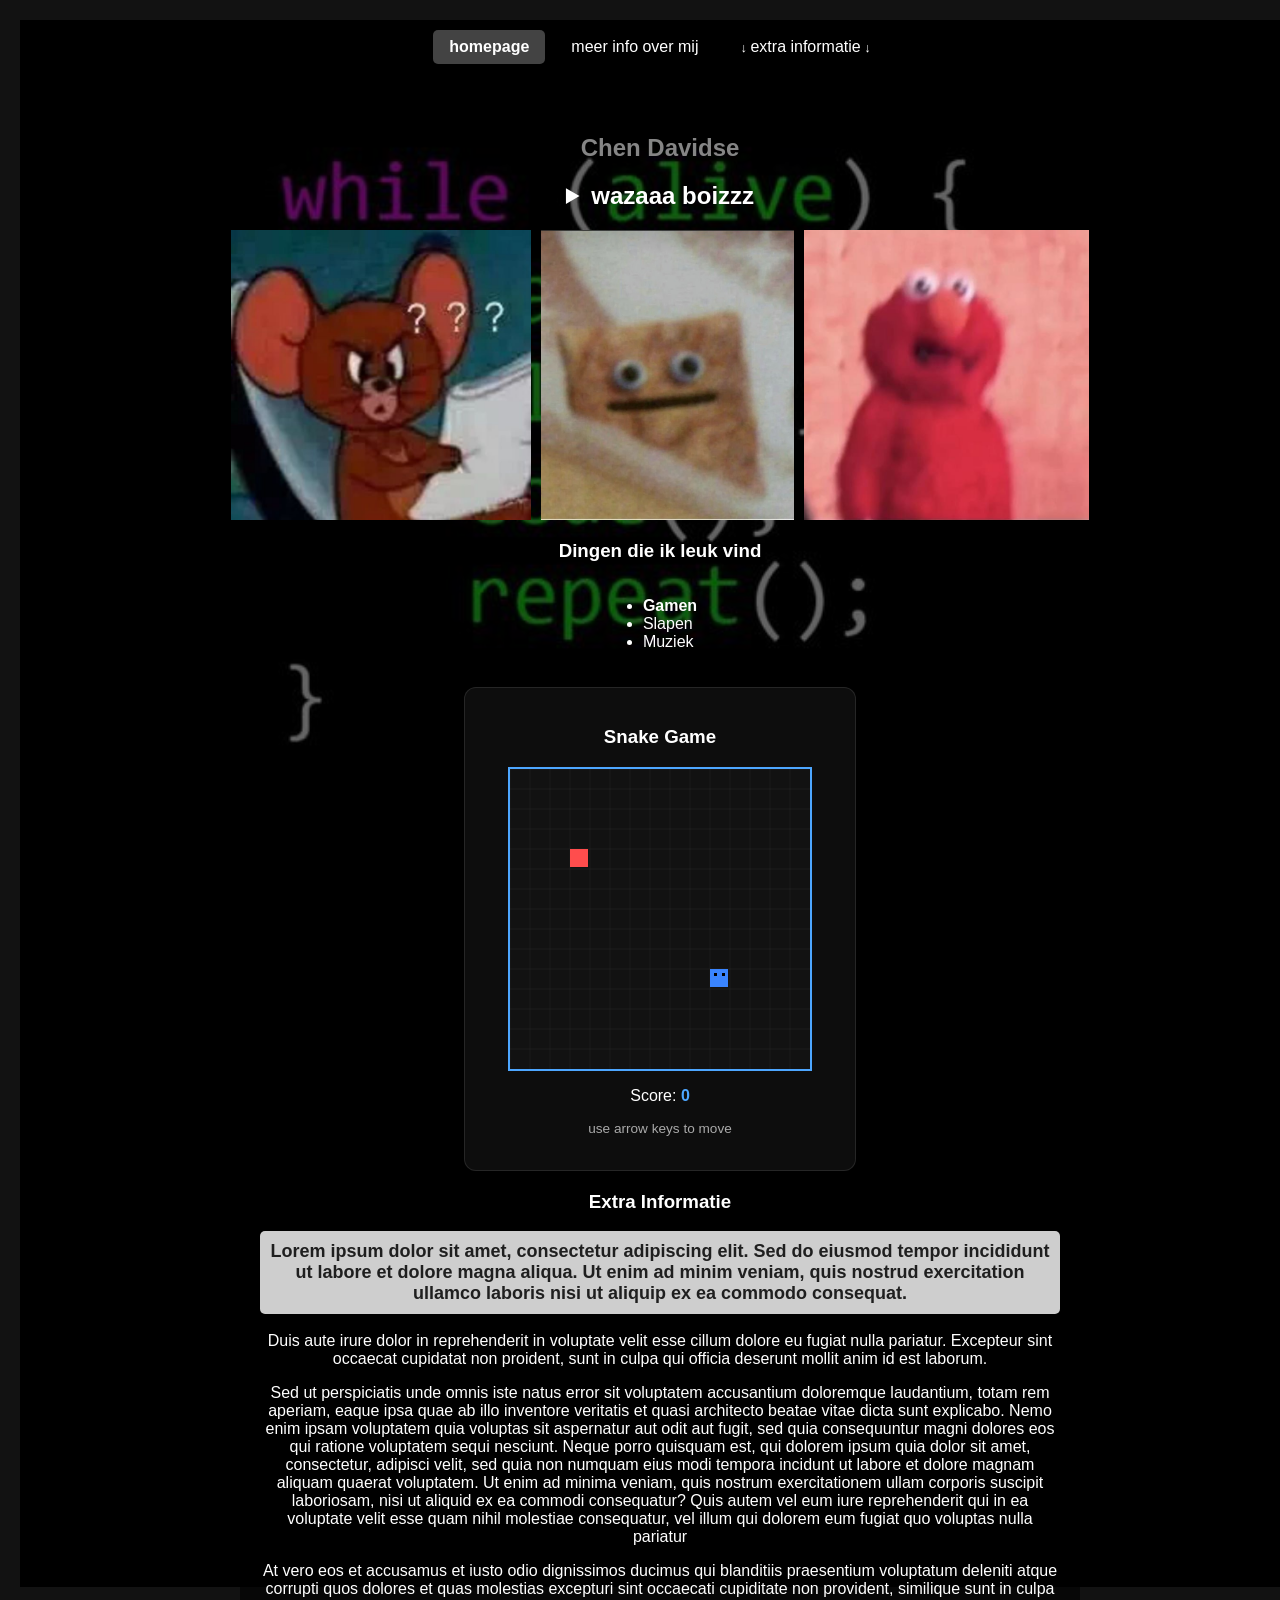
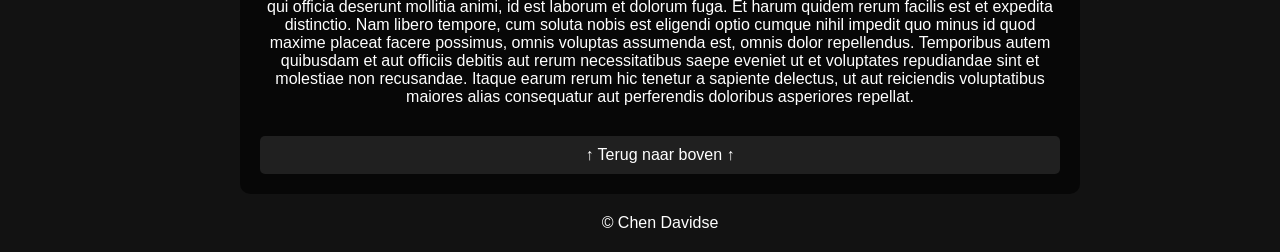
<file: personal website/index.html>
<!doctype html>
<html lang="nl">
    <head>
        <meta charset="UTF-8" />
        <title>homepage</title>
        <link rel="stylesheet" href="style.css" />
        <script src="script.js" defer></script>
    </head>
    <body class="slide-left">
        <!-- Header element bovenaan de pagina -->
        <header>
            <!-- Nav element met navigatielinks -->
            <nav>
                <ul>
                    <li><a class="active" href="index.html">homepage</a></li>
                    <li><a href="over-mij.html">meer info over mij</a></li>
                    <!-- Link direct naar de Lorem Ipsum sectie -->
                    <li><a class="scroll-link" href="#lorem-tekst">extra informatie</a></li>
                </ul>
            </nav>
        </header>

        <!-- Main element om de hoofdinhoud heen -->
        <main>
            <!-- Section element binnen main met id-attribuut -->
            <section id="profiel">
                <h1>Chen Davidse</h1>
                <details>
                    <summary style="font-size: 24px; font-weight: bold">wazaaa boizzz</summary>
                    <p><span style="color: #adadad">hoe wist je dit te vinden?</span></p>
                </details>
                <!-- Afbeeldingen in een flexbox-container -->
                <div class="image-container" style="display: flex; gap: 10px">
                    <img src="images/jerryconfused.jpeg" width="320" height="290" alt="Confused Jerry" />
                    <img src="images/shockedcracker.jpeg" width="290" height="290" alt="Shocked Cracker" />
                    <img src="images/elmoshocked.jpeg" width="320" height="290" alt="Shocked Elmo" />
                </div>

                <h3>Dingen die ik leuk vind</h3>
                <ul>
                    <li><strong>Gamen</strong></li>
                    <li>Slapen</li>
                    <li>Muziek</li>
                </ul>
                <div class="game-container">
                    <h3>Snake Game</h3>
                    <canvas id="snakeCanvas" width="300" height="300"></canvas>
                    <p>Score: <span id="snake-score">0</span></p>
                    <p style="font-size: 0.85rem; color: #aaa">use arrow keys to move</p>
                </div>
                <!-- Hier start de Lorem Ipsum-sectie met het id "lorem-tekst" -->
                <div id="lorem-tekst">
                    <h3>Extra Informatie</h3>
                    <p class="intro">
                        Lorem ipsum dolor sit amet, consectetur adipiscing elit. Sed do eiusmod tempor incididunt ut
                        labore et dolore magna aliqua. Ut enim ad minim veniam, quis nostrud exercitation ullamco
                        laboris nisi ut aliquip ex ea commodo consequat.
                    </p>
                    <p>
                        Duis aute irure dolor in reprehenderit in voluptate velit esse cillum dolore eu fugiat nulla
                        pariatur. Excepteur sint occaecat cupidatat non proident, sunt in culpa qui officia deserunt
                        mollit anim id est laborum.
                    </p>
                    <p>
                        Sed ut perspiciatis unde omnis iste natus error sit voluptatem accusantium doloremque
                        laudantium, totam rem aperiam, eaque ipsa quae ab illo inventore veritatis et quasi architecto
                        beatae vitae dicta sunt explicabo. Nemo enim ipsam voluptatem quia voluptas sit aspernatur aut
                        odit aut fugit, sed quia consequuntur magni dolores eos qui ratione voluptatem sequi nesciunt.
                        Neque porro quisquam est, qui dolorem ipsum quia dolor sit amet, consectetur, adipisci velit,
                        sed quia non numquam eius modi tempora incidunt ut labore et dolore magnam aliquam quaerat
                        voluptatem. Ut enim ad minima veniam, quis nostrum exercitationem ullam corporis suscipit
                        laboriosam, nisi ut aliquid ex ea commodi consequatur? Quis autem vel eum iure reprehenderit qui
                        in ea voluptate velit esse quam nihil molestiae consequatur, vel illum qui dolorem eum fugiat
                        quo voluptas nulla pariatur
                    </p>
                    <p>
                        At vero eos et accusamus et iusto odio dignissimos ducimus qui blanditiis praesentium voluptatum
                        deleniti atque corrupti quos dolores et quas molestias excepturi sint occaecati cupiditate non
                        provident, similique sunt in culpa qui officia deserunt mollitia animi, id est laborum et
                        dolorum fuga. Et harum quidem rerum facilis est et expedita distinctio. Nam libero tempore, cum
                        soluta nobis est eligendi optio cumque nihil impedit quo minus id quod maxime placeat facere
                        possimus, omnis voluptas assumenda est, omnis dolor repellendus. Temporibus autem quibusdam et
                        aut officiis debitis aut rerum necessitatibus saepe eveniet ut et voluptates repudiandae sint et
                        molestiae non recusandae. Itaque earum rerum hic tenetur a sapiente delectus, ut aut reiciendis
                        voluptatibus maiores alias consequatur aut perferendis doloribus asperiores repellat.
                    </p>
                </div>
            </section>
            <a href="#top" class="back-to-top">↑ Terug naar boven ↑</a>
        </main>

        <!-- Footer element onderaan de pagina -->
        <footer>
            <p>&copy; Chen Davidse</p>
        </footer>
    </body>
</html>
</file>
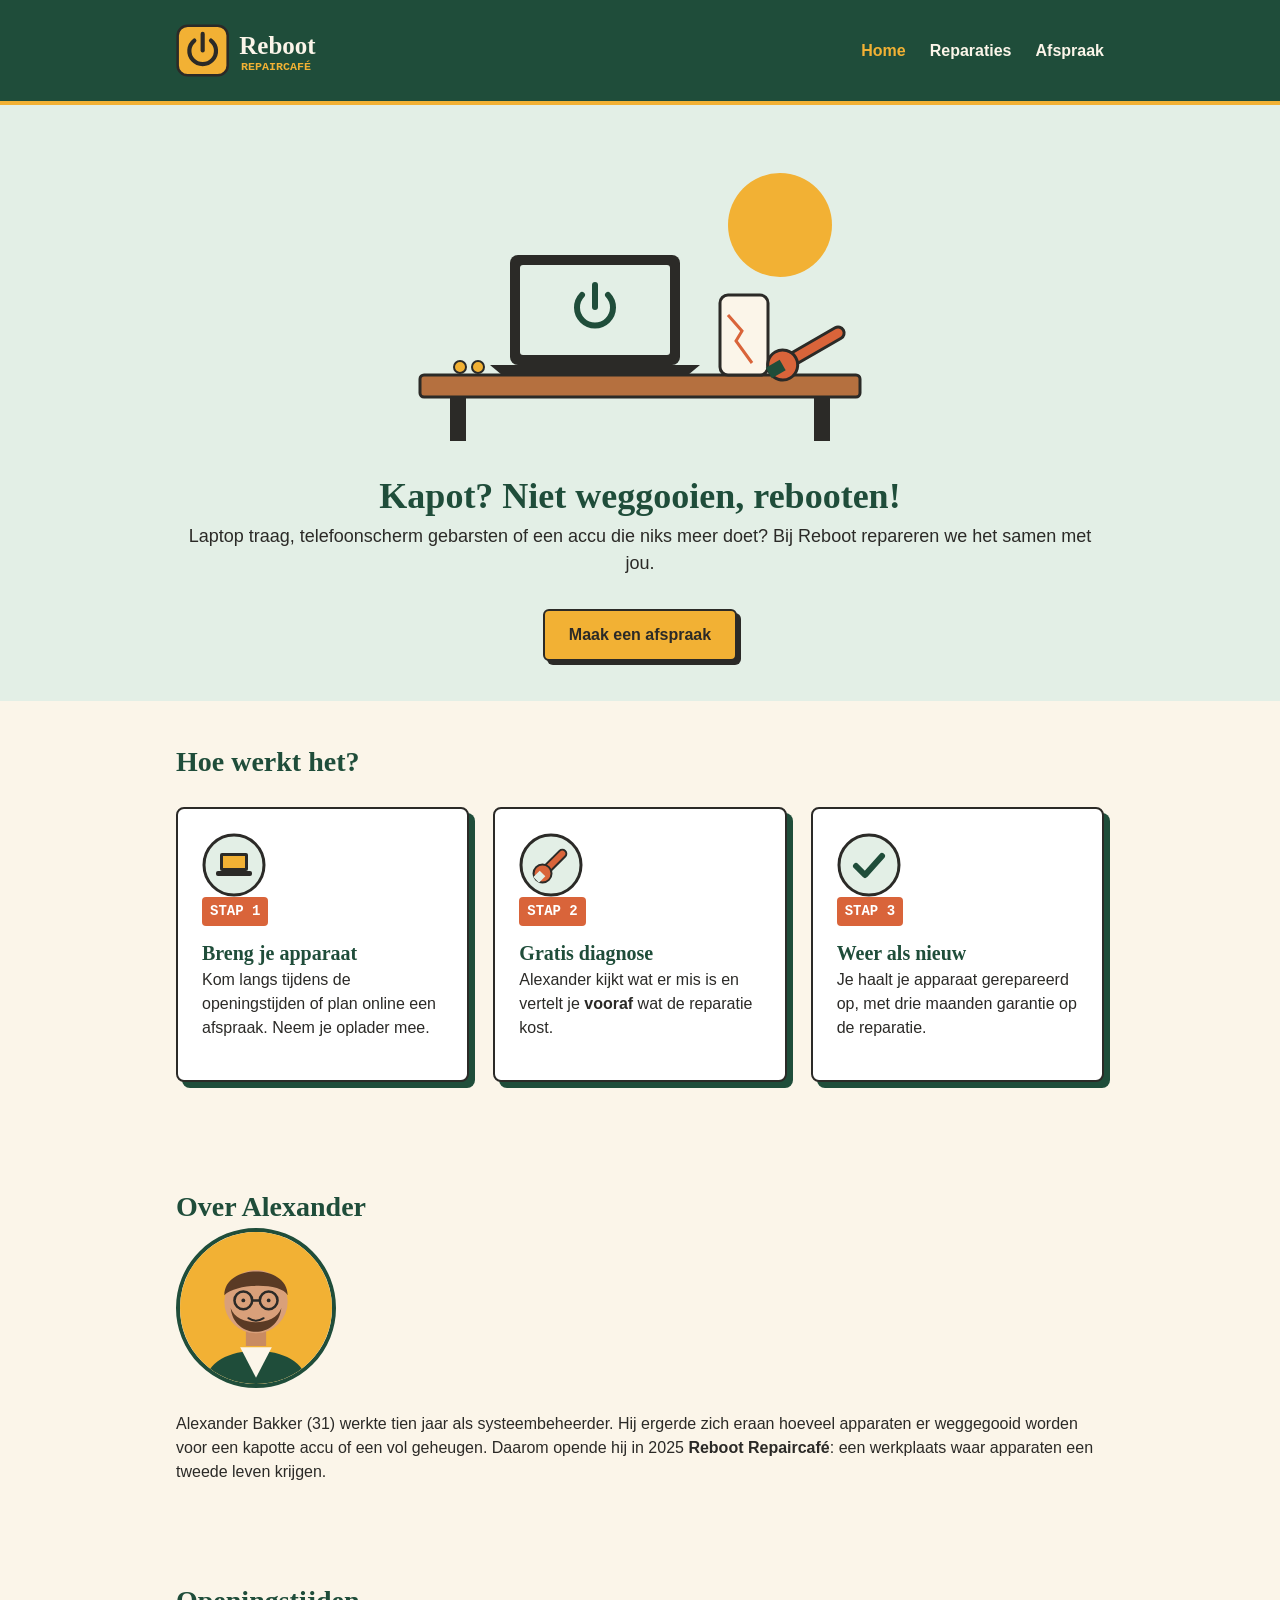
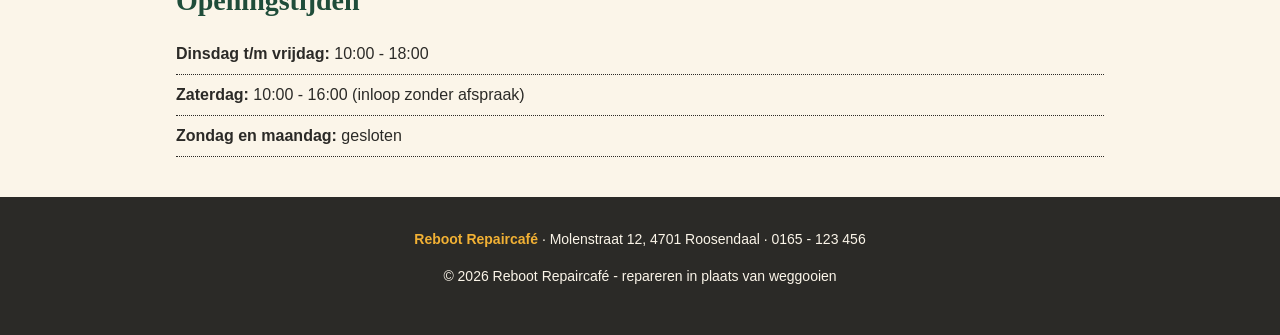
<file: reboot-repaircafe/index.html>
<!DOCTYPE html>
<html lang="nl">
<head>
    <meta charset="UTF-8">
    <meta name="viewport" content="width=device-width, initial-scale=1.0">
    <title>Reboot Repaircafé - Home</title>
    <link rel="stylesheet" href="style.css">
    <link rel="icon" type="image/png" href="./afbeeldingen/tablad-logo.png">
</head>
<body>

    <header>
        <div class="container">
            <img src="./afbeeldingen/logo.svg" alt="Reboot Repaircafé Logo">
            <nav>
                <a href="index.html" class="actief">Home</a>
                <a href="reparaties.html">Reparaties</a>
                <a href="afspraak.html">Afspraak</a>
            </nav>
        </div>
    </header>

    <main>
        <section id="hero">
            <div class="container">
                <img src="./afbeeldingen/werkbank.svg" alt="Illustratie werkbank" class="midden-afbeelding">
                <h1>Kapot? Niet weggooien, rebooten!</h1>
                <p>Laptop traag, telefoonscherm gebarsten of een accu die niks meer doet? Bij Reboot repareren we het samen met jou.</p>
                <a href="afspraak.html" class="knop">Maak een afspraak</a>
            </div>
        </section>

        <section id="hoe-werkt-het">
            <div class="container">
                <h2>Hoe werkt het?</h2>
                <div class="kaarten-grid">
                    <div class="kaart">
                        <img src="./afbeeldingen/stap-1.svg" alt="Stap 1 icoon">
                        <span class="stap-label">STAP 1</span>
                        <h3>Breng je apparaat</h3>
                        <p>Kom langs tijdens de openingstijden of plan online een afspraak. Neem je oplader mee.</p>
                    </div>
                    <div class="kaart">
                        <img src="./afbeeldingen/stap-2.svg" alt="Stap 2 icoon">
                        <span class="stap-label">STAP 2</span>
                        <h3>Gratis diagnose</h3>
                        <p>Alexander kijkt wat er mis is en vertelt je <strong>vooraf</strong> wat de reparatie kost.</p>
                    </div>
                    <div class="kaart">
                        <img src="./afbeeldingen/stap-3.svg" alt="Stap 3 icoon">
                        <span class="stap-label">STAP 3</span>
                        <h3>Weer als nieuw</h3>
                        <p>Je haalt je apparaat gerepareerd op, met drie maanden garantie op de reparatie.</p>
                    </div>
                </div>
            </div>
        </section>

        <section id="over-alexander">
            <div class="container">
                <h2>Over Alexander</h2>
                <img src="./afbeeldingen/alexander.svg" alt="Portret van Alexander" class="rond-portret">
                <p>Alexander Bakker (31) werkte tien jaar als systeembeheerder. Hij ergerde zich eraan hoeveel apparaten er weggegooid worden voor een kapotte accu of een vol geheugen. Daarom opende hij in 2025 <strong>Reboot Repaircafé</strong>: een werkplaats waar apparaten een tweede leven krijgen.</p>
            </div>
        </section>

        <section id="openingstijden">
            <div class="container">
                <h2>Openingstijden</h2>
                <ul>
                    <li><strong>Dinsdag t/m vrijdag:</strong> 10:00 - 18:00</li>
                    <li><strong>Zaterdag:</strong> 10:00 - 16:00 (inloop zonder afspraak)</li>
                    <li><strong>Zondag en maandag:</strong> gesloten</li>
                </ul>
            </div>
        </section>
    </main>

    <footer>
        <div class="container">
            <p><strong>Reboot Repaircafé</strong> &middot; Molenstraat 12, 4701 Roosendaal &middot; 0165 - 123 456</p>
            <p>&copy; 2026 Reboot Repaircafé - repareren in plaats van weggooien</p>
        </div>
    </footer>

</body>
</html>
</file>
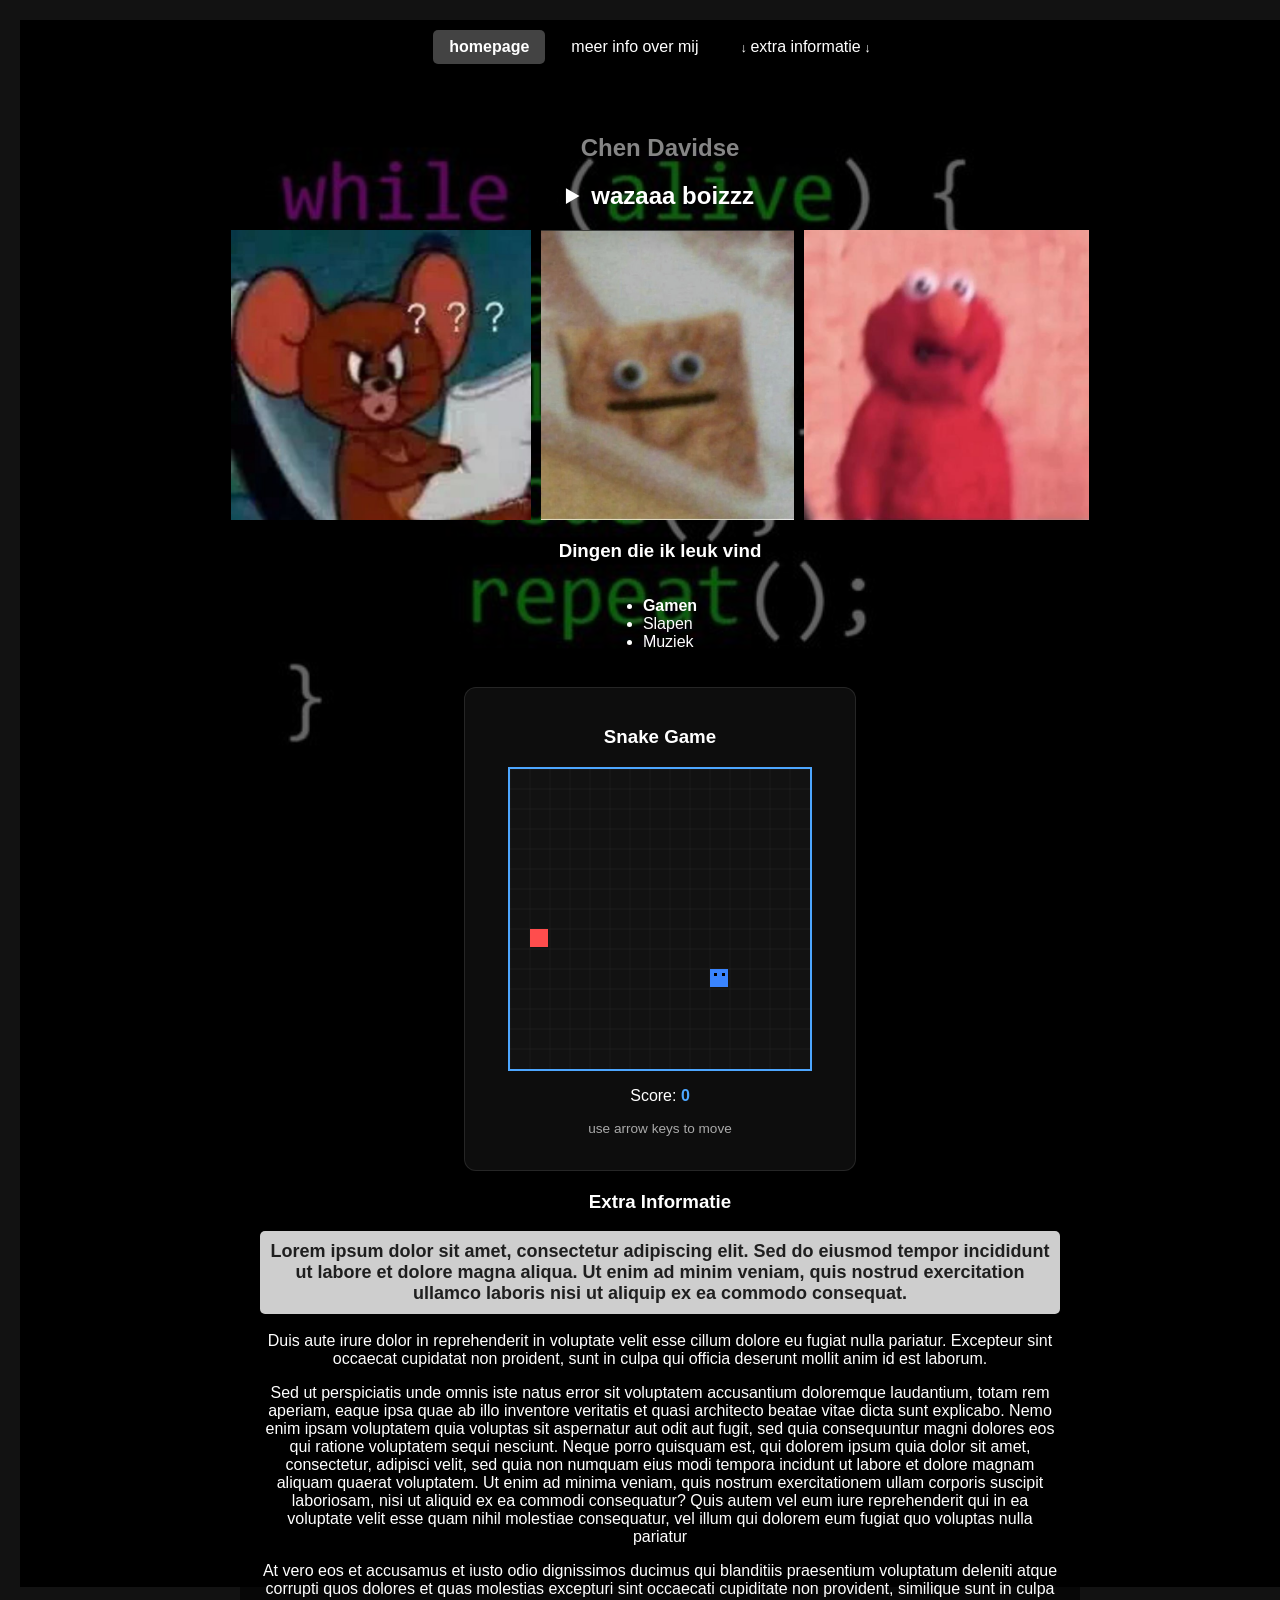
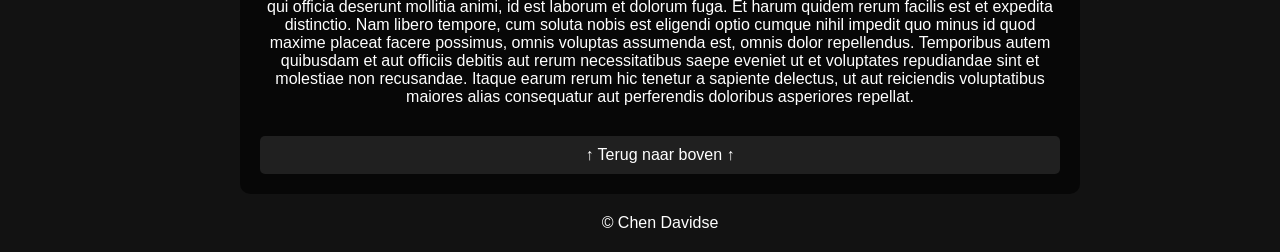
<file: school/index.html>
<!doctype html>
<html lang="nl">
    <head>
        <meta charset="UTF-8" />
        <title>homepage</title>
        <link rel="stylesheet" href="style.css" />
        <script src="script.js" defer></script>
    </head>
    <body class="slide-left">
        <!-- Header element bovenaan de pagina -->
        <header>
            <!-- Nav element met navigatielinks -->
            <nav>
                <ul>
                    <li><a class="active" href="index.html">homepage</a></li>
                    <li><a href="over-mij.html">meer info over mij</a></li>
                    <!-- Link direct naar de Lorem Ipsum sectie -->
                    <li><a class="scroll-link" href="#lorem-tekst">extra informatie</a></li>
                </ul>
            </nav>
        </header>

        <!-- Main element om de hoofdinhoud heen -->
        <main>
            <!-- Section element binnen main met id-attribuut -->
            <section id="profiel">
                <h1>Chen Davidse</h1>
                <details>
                    <summary style="font-size: 24px; font-weight: bold">wazaaa boizzz</summary>
                    <p><span style="color: #adadad">hoe wist je dit te vinden?</span></p>
                </details>
                <!-- Afbeeldingen in een flexbox-container -->
                <div class="image-container" style="display: flex; gap: 10px">
                    <img src="images/jerryconfused.jpeg" width="320" height="290" alt="Confused Jerry" />
                    <img src="images/shockedcracker.jpeg" width="290" height="290" alt="Shocked Cracker" />
                    <img src="images/elmoshocked.jpeg" width="320" height="290" alt="Shocked Elmo" />
                </div>

                <h3>Dingen die ik leuk vind</h3>
                <ul>
                    <li><strong>Gamen</strong></li>
                    <li>Slapen</li>
                    <li>Muziek</li>
                </ul>
                <div class="game-container">
                    <h3>Snake Game</h3>
                    <canvas id="snakeCanvas" width="300" height="300"></canvas>
                    <p>Score: <span id="snake-score">0</span></p>
                    <p style="font-size: 0.85rem; color: #aaa">use arrow keys to move</p>
                </div>
                <!-- Hier start de Lorem Ipsum-sectie met het id "lorem-tekst" -->
                <div id="lorem-tekst">
                    <h3>Extra Informatie</h3>
                    <p class="intro">
                        Lorem ipsum dolor sit amet, consectetur adipiscing elit. Sed do eiusmod tempor incididunt ut
                        labore et dolore magna aliqua. Ut enim ad minim veniam, quis nostrud exercitation ullamco
                        laboris nisi ut aliquip ex ea commodo consequat.
                    </p>
                    <p>
                        Duis aute irure dolor in reprehenderit in voluptate velit esse cillum dolore eu fugiat nulla
                        pariatur. Excepteur sint occaecat cupidatat non proident, sunt in culpa qui officia deserunt
                        mollit anim id est laborum.
                    </p>
                    <p>
                        Sed ut perspiciatis unde omnis iste natus error sit voluptatem accusantium doloremque
                        laudantium, totam rem aperiam, eaque ipsa quae ab illo inventore veritatis et quasi architecto
                        beatae vitae dicta sunt explicabo. Nemo enim ipsam voluptatem quia voluptas sit aspernatur aut
                        odit aut fugit, sed quia consequuntur magni dolores eos qui ratione voluptatem sequi nesciunt.
                        Neque porro quisquam est, qui dolorem ipsum quia dolor sit amet, consectetur, adipisci velit,
                        sed quia non numquam eius modi tempora incidunt ut labore et dolore magnam aliquam quaerat
                        voluptatem. Ut enim ad minima veniam, quis nostrum exercitationem ullam corporis suscipit
                        laboriosam, nisi ut aliquid ex ea commodi consequatur? Quis autem vel eum iure reprehenderit qui
                        in ea voluptate velit esse quam nihil molestiae consequatur, vel illum qui dolorem eum fugiat
                        quo voluptas nulla pariatur
                    </p>
                    <p>
                        At vero eos et accusamus et iusto odio dignissimos ducimus qui blanditiis praesentium voluptatum
                        deleniti atque corrupti quos dolores et quas molestias excepturi sint occaecati cupiditate non
                        provident, similique sunt in culpa qui officia deserunt mollitia animi, id est laborum et
                        dolorum fuga. Et harum quidem rerum facilis est et expedita distinctio. Nam libero tempore, cum
                        soluta nobis est eligendi optio cumque nihil impedit quo minus id quod maxime placeat facere
                        possimus, omnis voluptas assumenda est, omnis dolor repellendus. Temporibus autem quibusdam et
                        aut officiis debitis aut rerum necessitatibus saepe eveniet ut et voluptates repudiandae sint et
                        molestiae non recusandae. Itaque earum rerum hic tenetur a sapiente delectus, ut aut reiciendis
                        voluptatibus maiores alias consequatur aut perferendis doloribus asperiores repellat.
                    </p>
                </div>
            </section>
            <a href="#top" class="back-to-top">↑ Terug naar boven ↑</a>
        </main>

        <!-- Footer element onderaan de pagina -->
        <footer>
            <p>&copy; Chen Davidse</p>
        </footer>
    </body>
</html>
</file>
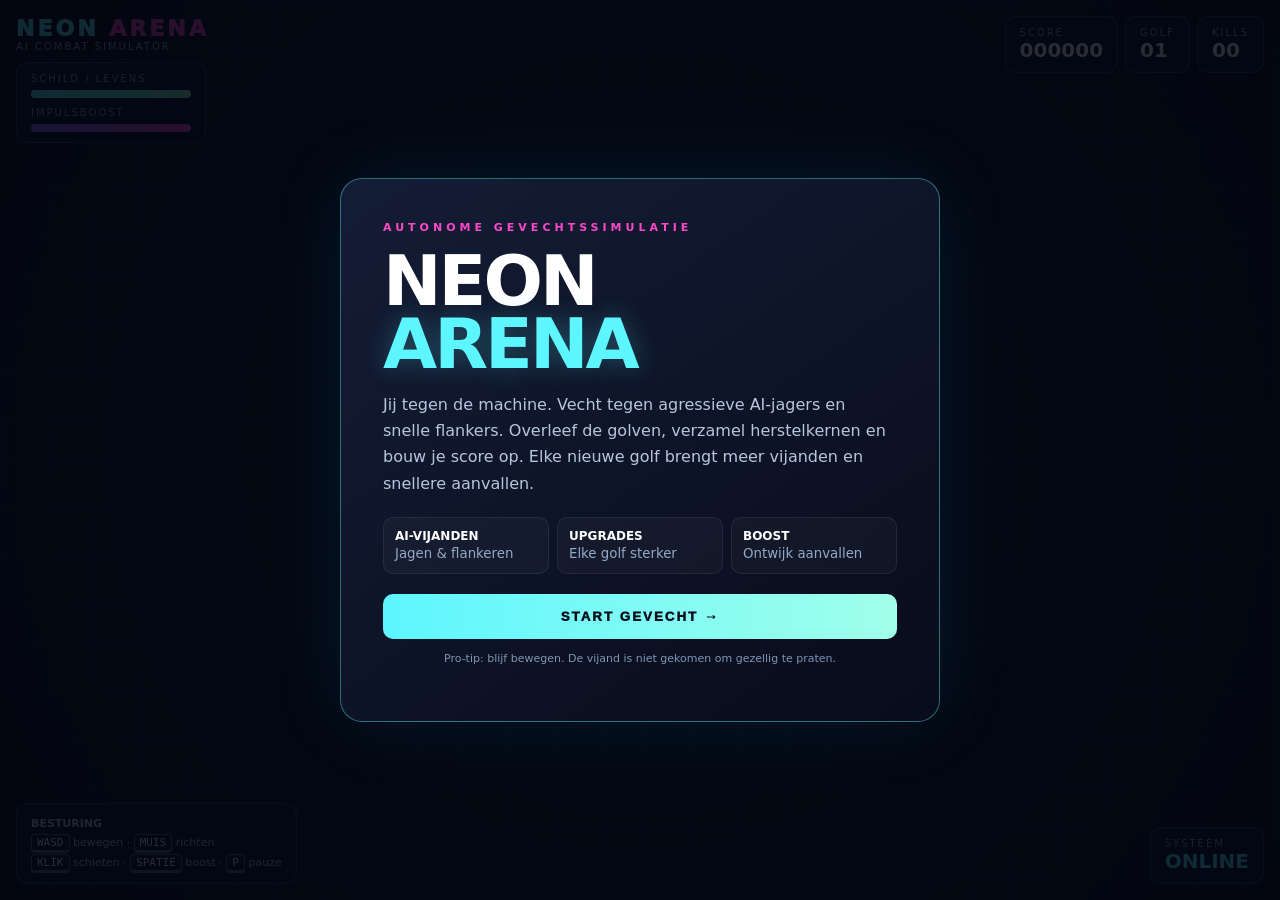
<file: ai games/ai-game-1.html>
<!DOCTYPE html>
<html lang="nl">
<head>
<meta charset="UTF-8">
<meta name="viewport" content="width=device-width, initial-scale=1">
<title>NEON ARENA | AI Showdown</title>
<style>
*{box-sizing:border-box}
:root{--cyan:#5df6ff;--pink:#ff48c9;--bg:#070a16}
body{margin:0;background:var(--bg);color:#fff;font-family:system-ui,Arial;overflow:hidden}
canvas{display:block;width:100vw;height:100vh;cursor:crosshair}
#hud{position:fixed;inset:0;pointer-events:none;padding:16px;display:flex;flex-direction:column;justify-content:space-between}
.row{display:flex;justify-content:space-between;gap:10px;align-items:flex-start}
.panel{background:#0a1024dd;border:1px solid #5df6ff40;border-radius:12px;padding:10px 14px;backdrop-filter:blur(8px)}
.logo{font-size:22px;font-weight:1000;letter-spacing:3px;color:var(--cyan)}
.logo span{color:var(--pink)}
.label{font-size:10px;letter-spacing:2px;color:#92a9c8;text-transform:uppercase}
.number{font-size:20px;font-weight:900}
.stats{display:flex;gap:7px}
.bar{height:8px;background:#263047;border-radius:9px;overflow:hidden;margin-top:6px}
.bar div{height:100%;background:linear-gradient(90deg,var(--cyan),#85ffb8);width:100%;transition:width .1s}
#boost{background:linear-gradient(90deg,#9d6cff,var(--pink))}
.bottom{display:flex;justify-content:space-between;align-items:end;gap:10px}
.hint{font-size:11px;color:#c1d0e5;line-height:1.8}
kbd{border:1px solid #526681;border-bottom-width:3px;border-radius:4px;padding:1px 5px;color:white}
.overlay{position:fixed;inset:0;z-index:3;display:grid;place-items:center;padding:18px;background:#030611d9;overflow:auto}
.card{width:min(600px,100%);padding:clamp(22px,5vw,42px);border:1px solid #5df6ff65;border-radius:22px;background:linear-gradient(145deg,#141d36,#080c1a);box-shadow:0 0 80px #00ddff15}
.kicker{font-size:11px;font-weight:900;letter-spacing:4px;color:var(--pink)}
h1{font-size:clamp(38px,9vw,70px);line-height:.9;letter-spacing:-3px;margin:16px 0}
h1 span{color:var(--cyan);text-shadow:0 0 25px #5df6ff40}
p{color:#b6c6de;line-height:1.65}
.features{display:grid;grid-template-columns:repeat(3,1fr);gap:8px;margin:20px 0}
.features div{background:#ffffff08;border:1px solid #ffffff12;padding:11px;border-radius:10px}
.features b{display:block;font-size:12px}
.features small{color:#93a9c7}
button{width:100%;padding:15px;border:0;border-radius:10px;background:linear-gradient(90deg,var(--cyan),#a1ffea);color:#07101a;font-weight:1000;letter-spacing:2px;cursor:pointer}
button:hover{filter:brightness(1.15)}
.note{text-align:center;color:#8095b3;font-size:11px}
#toast{position:fixed;z-index:2;top:24%;width:100%;text-align:center;font-size:clamp(24px,5vw,48px);font-weight:1000;letter-spacing:5px;color:white;text-shadow:0 0 25px var(--cyan);pointer-events:none;opacity:0;transition:opacity .2s}
#pauseBtn{position:fixed;right:16px;bottom:100px;pointer-events:auto;width:auto;padding:9px 12px;background:#111c33;color:white;border:1px solid #5df6ff55;display:none}
#touch{position:fixed;bottom:20px;left:18px;right:18px;display:none;justify-content:space-between;pointer-events:none}
.touchbtn{pointer-events:auto;border:1px solid #5df6ff80;background:#071426bb;color:var(--cyan);border-radius:50%;width:65px;height:65px;font-size:12px;font-weight:900;touch-action:none}
@media(max-width:650px){#hud{padding:10px}.logo{font-size:17px}.panel{padding:8px}.stats{gap:4px}.stats .panel{padding:7px}.number{font-size:15px}.hint{font-size:9px}.bottom .panel:last-child{display:none}#touch{display:flex}canvas{cursor:default}}
</style>
</head>
<body>
<canvas id="game"></canvas>
<div id="hud">
 <div class="row">
  <div>
   <div class="logo">NEON <span>ARENA</span></div>
   <div class="label">AI combat simulator</div>
   <div class="panel" style="margin-top:10px;width:190px">
    <div class="label">Schild / levens</div><div class="bar"><div id="hp"></div></div>
    <div class="label" style="margin-top:9px">Impulsboost</div><div class="bar"><div id="boost"></div></div>
   </div>
  </div>
  <div class="stats">
   <div class="panel"><div class="label">Score</div><div class="number" id="score">000000</div></div>
   <div class="panel"><div class="label">Golf</div><div class="number" id="wave">01</div></div>
   <div class="panel"><div class="label">Kills</div><div class="number" id="kills">00</div></div>
  </div>
 </div>
 <div class="bottom">
  <div class="panel hint"><b>BESTURING</b><br><kbd>WASD</kbd> bewegen · <kbd>MUIS</kbd> richten<br><kbd>KLIK</kbd> schieten · <kbd>SPATIE</kbd> boost · <kbd>P</kbd> pauze</div>
  <div class="panel"><div class="label">Systeem</div><div class="number" id="status" style="color:var(--cyan)">ONLINE</div></div>
 </div>
</div>
<div id="toast"></div>
<button id="pauseBtn">PAUZE</button>
<div id="touch">
 <button class="touchbtn" id="fire">VUUR</button>
 <button class="touchbtn" id="dash">BOOST</button>
</div>
<div class="overlay" id="menu">
 <div class="card">
  <div class="kicker">AUTONOME GEVECHTSSIMULATIE</div>
  <h1>NEON<br><span>ARENA</span></h1>
  <p>Jij tegen de machine. Vecht tegen agressieve AI-jagers en snelle flankers. Overleef de golven, verzamel herstelkernen en bouw je score op. Elke nieuwe golf brengt meer vijanden en snellere aanvallen.</p>
  <div class="features">
   <div><b>AI-VIJANDEN</b><small>Jagen & flankeren</small></div>
   <div><b>UPGRADES</b><small>Elke golf sterker</small></div>
   <div><b>BOOST</b><small>Ontwijk aanvallen</small></div>
  </div>
  <button id="start">START GEVECHT →</button>
  <p class="note">Pro-tip: blijf bewegen. De vijand is niet gekomen om gezellig te praten.</p>
 </div>
</div>
<div class="overlay" id="end" style="display:none">
 <div class="card">
  <div class="kicker">SIMULATIE AFGEROND</div>
  <h1 id="endtitle">GAME<br><span>OVER</span></h1>
  <p id="endmsg">De AI heeft de arena overgenomen.</p>
  <div class="features">
   <div><b id="fs">0</b><small>Score</small></div>
   <div><b id="fw">1</b><small>Golf</small></div>
   <div><b id="fk">0</b><small>Uitschakelingen</small></div>
  </div>
  <button id="again">OPNIEUW SPELEN ↻</button>
 </div>
</div>
<script>
(()=>{
const C=document.querySelector('#game'),ctx=C.getContext('2d');
const $=id=>document.getElementById(id);
let W,H,D=1;
function resize(){W=innerWidth;H=innerHeight;D=Math.min(devicePixelRatio||1,2);C.width=W*D;C.height=H*D;ctx.setTransform(D,0,0,D,0,0)}
addEventListener('resize',resize);resize();
const rnd=(a,b)=>a+Math.random()*(b-a);
const clamp=(v,a,b)=>Math.max(a,Math.min(b,v));
const keys={};const mouse={x:W/2,y:H/2,down:false};
let player,enemies=[],bullets=[],particles=[],drops=[],stars=[];
let active=false,paused=false,dead=false,score=0,kills=0,wave=1,time=0,spawn=0,last=0;
function key(e,on){
 let k=e.key.toLowerCase();keys[k]=on;
 if(on&&[' ','arrowup','arrowdown','arrowleft','arrowright'].includes(k))e.preventDefault();
 if(on&&k==='p'&&active&&!dead)togglePause();
 if(on&&k===' '&&active&&!paused)dash();
}
addEventListener('keydown',e=>key(e,true));addEventListener('keyup',e=>key(e,false));
C.addEventListener('mousemove',e=>{mouse.x=e.clientX;mouse.y=e.clientY});
C.addEventListener('mousedown',()=>mouse.down=true);
addEventListener('mouseup',()=>mouse.down=false);
C.addEventListener('touchmove',e=>{if(e.touches[0]){mouse.x=e.touches[0].clientX;mouse.y=e.touches[0].clientY}},{passive:true});
C.addEventListener('touchstart',e=>{if(e.touches[0]){mouse.x=e.touches[0].clientX;mouse.y=e.touches[0].clientY;mouse.down=true}},{passive:true});
C.addEventListener('touchend',()=>mouse.down=false);
$('fire').onpointerdown=e=>{e.preventDefault();mouse.down=true};
$('fire').onpointerup=()=>mouse.down=false;
$('dash').onpointerdown=e=>{e.preventDefault();dash()};
function togglePause(){paused=!paused;$('status').textContent=paused?'PAUZE':'ONLINE';$('pauseBtn').textContent=paused?'HERVAT':'PAUZE'}
$('pauseBtn').onclick=togglePause;
function toast(t){$('toast').textContent=t;$('toast').style.opacity=1;clearTimeout(toast.t);toast.t=setTimeout(()=>$('toast').style.opacity=0,1300)}
function burst(x,y,color,n=10,power=150){for(let i=0;i<n;i++){let a=rnd(0,Math.PI*2),s=rnd(power*.2,power);particles.push({x,y,vx:Math.cos(a)*s,vy:Math.sin(a)*s,life:rnd(.2,.7),max:.7,r:rnd(1,3),color})}}
function shoot(owner,x,y,a,speed,damage,color){bullets.push({owner,x:x+Math.cos(a)*15,y:y+Math.sin(a)*15,vx:Math.cos(a)*speed,vy:Math.sin(a)*speed,life:1.7,damage,color,r:3})}
function enemy(initial=false){
 let side=Math.floor(Math.random()*4),x=side===0?-15:side===1?W+15:rnd(10,W-10),y=side===2?-15:side===3?H+15:rnd(10,H-10);
 if(initial){x=rnd(30,W-30);y=rnd(30,H-30);if(Math.hypot(x-player.x,y-player.y)<160){x=W-x;y=H-y}}
 let type=Math.random()<Math.min(.22+wave*.018,.45)?'flanker':'hunter';
 let hp=type==='flanker'?2:3;
 enemies.push({x,y,vx:0,vy:0,r:type==='flanker'?10:13,hp,max:hp,type,speed:rnd(65,90)+wave*3,fire:rnd(.5,1.7),think:rnd(.4,1.4),side:Math.random()<.5?-1:1,hit:0});
}
function reset(){
 score=0;kills=0;wave=1;time=0;spawn=0;enemies=[];bullets=[];particles=[];drops=[];
 player={x:W/2,y:H/2,vx:0,vy:0,r:12,hp:100,angle:0,fire:0,cd:0,inv:1};
 active=true;paused=false;dead=false;
 $('menu').style.display='none';$('end').style.display='none';$('pauseBtn').style.display='block';
 $('status').textContent='ONLINE';$('status').style.color='#5df6ff';
 for(let i=0;i<4;i++)enemy(true);
 toast('GOLF 1');last=performance.now();
}
function dash(){
 if(!active||paused||dead||!player||player.cd>0)return;
 let x=(keys.d||keys.arrowright?1:0)-(keys.a||keys.arrowleft?1:0);
 let y=(keys.s||keys.arrowdown?1:0)-(keys.w||keys.arrowup?1:0);
 if(!x&&!y){x=Math.cos(player.angle);y=Math.sin(player.angle)}
 let m=Math.hypot(x,y)||1;
 player.vx+=x/m*530;player.vy+=y/m*530;player.cd=2;player.inv=.3;
 burst(player.x,player.y,'#5df6ff',16,210);
}
function update(dt){
 time+=dt;
 let p=player;
 p.fire-=dt;p.cd=Math.max(0,p.cd-dt);p.inv=Math.max(0,p.inv-dt);
 let dx=(keys.d||keys.arrowright?1:0)-(keys.a||keys.arrowleft?1:0);
 let dy=(keys.s||keys.arrowdown?1:0)-(keys.w||keys.arrowup?1:0);
 let m=Math.hypot(dx,dy)||1;
 p.vx+=dx/m*560*dt*(dx||dy?1:0);p.vy+=dy/m*560*dt*(dx||dy?1:0);
 p.vx*=Math.pow(.86,dt*60);p.vy*=Math.pow(.86,dt*60);
 let speed=Math.hypot(p.vx,p.vy),max=p.cd>1.75?650:280;
 if(speed>max){p.vx*=max/speed;p.vy*=max/speed}
 p.x=clamp(p.x+p.vx*dt,15,W-15);p.y=clamp(p.y+p.vy*dt,15,H-15);
 p.angle=Math.atan2(mouse.y-p.y,mouse.x-p.x);
 if(mouse.down&&p.fire<=0){shoot('p',p.x,p.y,p.angle,700,1,'#5df6ff');p.fire=.12;burst(p.x+Math.cos(p.angle)*15,p.y+Math.sin(p.angle)*15,'#5df6ff',2,40)}
 spawn-=dt;if(spawn<=0){if(enemies.length<Math.min(5+wave*2,30))enemy();spawn=Math.max(.25,1.1-wave*.045)}
 for(let i=enemies.length-1;i>=0;i--){
  let e=enemies[i],tx=p.x-e.x,ty=p.y-e.y,d=Math.hypot(tx,ty)||1,ux=tx/d,uy=ty/d;
  e.fire-=dt;e.think-=dt;e.hit=Math.max(0,e.hit-dt);
  if(e.think<=0){e.side=Math.random()<.5?-1:1;e.think=rnd(.5,1.4)}
  let desired=e.type==='flanker'?(d>260?1:d<170?-1:0):(d>210?1:d<120?-.8:.2);
  let strafe=e.type==='flanker'?1:.35;
  e.vx=(e.vx+(ux*desired-uy*e.side*strafe)*e.speed*2.5*dt)*Math.pow(.91,dt*60);
  e.vy=(e.vy+(uy*desired+ux*e.side*strafe)*e.speed*2.5*dt)*Math.pow(.91,dt*60);
  let es=Math.hypot(e.vx,e.vy),em=e.speed*1.5;
  if(es>em){e.vx=e.vx/es*em;e.vy=e.vy/es*em}
  e.x+=e.vx*dt;e.y+=e.vy*dt;
  if(e.fire<=0&&d<600){let lead=d/420,a=Math.atan2(ty+p.vy*lead,tx+p.vx*lead)+rnd(-.12,.12);shoot('e',e.x,e.y,a,280+wave*5,9,e.type==='flanker'?'#ff48c9':'#ff795e');e.fire=rnd(.85,1.5)*Math.max(.55,1-wave*.025)}
  if(d<e.r+p.r&&p.inv<=0){p.hp-=65*dt;p.vx-=ux*180*dt;p.vy-=uy*180*dt}
 }
 for(let i=bullets.length-1;i>=0;i--){
  let b=bullets[i];b.x+=b.vx*dt;b.y+=b.vy*dt;b.life-=dt;
  let remove=b.life<=0||b.x<-30||b.x>W+30||b.y<-30||b.y>H+30;
  if(!remove&&b.owner==='p'){
   for(let j=enemies.length-1;j>=0;j--){let e=enemies[j];
    if(Math.hypot(b.x-e.x,b.y-e.y)<e.r+b.r){
     e.hp-=b.damage;e.hit=.1;burst(b.x,b.y,e.type==='flanker'?'#ff48c9':'#ff795e',4,65);remove=true;
     if(e.hp<=0){kills++;score+=e.type==='flanker'?150:100;burst(e.x,e.y,e.type==='flanker'?'#ff48c9':'#ff795e',18,180);if(Math.random()<.13)drops.push({x:e.x,y:e.y,life:10});enemies.splice(j,1)}
     break;
    }
   }
  }else if(!remove&&b.owner==='e'&&Math.hypot(b.x-p.x,b.y-p.y)<p.r+b.r&&p.inv<=0){p.hp-=b.damage;p.inv=.15;burst(b.x,b.y,'#ff48c9',5,80);remove=true}
  if(remove)bullets.splice(i,1);
 }
 for(let i=drops.length-1;i>=0;i--){let d=drops[i];d.life-=dt;if(Math.hypot(d.x-p.x,d.y-p.y)<p.r+10){p.hp=Math.min(100,p.hp+22);score+=25;burst(d.x,d.y,'#85ffb8',12,100);drops.splice(i,1)}else if(d.life<=0)drops.splice(i,1)}
 for(let i=particles.length-1;i>=0;i--){let b=particles[i];b.x+=b.vx*dt;b.y+=b.vy*dt;b.vx*=Math.pow(.94,dt*60);b.vy*=Math.pow(.94,dt*60);b.life-=dt;if(b.life<=0)particles.splice(i,1)}
 if(kills>=wave*8){wave++;p.hp=Math.min(100,p.hp+12);toast('GOLF '+wave+' · REPARATIE +12');for(let i=0;i<Math.min(2+Math.floor(wave/2),5);i++)enemy(true)}
 if(p.hp<=0)gameover();
 $('hp').style.width=clamp(p.hp,0,100)+'%';$('boost').style.width=(100-p.cd/2*100)+'%';
 $('score').textContent=String(score).padStart(6,'0');$('wave').textContent=String(wave).padStart(2,'0');$('kills').textContent=String(kills).padStart(2,'0');
}
function gameover(){
 active=false;dead=true;$('pauseBtn').style.display='none';$('status').textContent='OFFLINE';$('status').style.color='#ff48c9';
 $('fs').textContent=score;$('fw').textContent=wave;$('fk').textContent=kills;
 $('endtitle').innerHTML=score>=5000?'ARENA<br><span>LEGENDE</span>':'GAME<br><span>OVER</span>';
 $('endmsg').textContent=score>=5000?'Je hebt de arena gedomineerd. De AI wil een herkansing.':'De AI heeft deze ronde gewonnen. Volgende keer: bewegen, richten, overleven.';
 $('end').style.display='grid';
}
function draw(){
 ctx.clearRect(0,0,W,H);ctx.fillStyle='#070a16';ctx.fillRect(0,0,W,H);
 let g=ctx.createRadialGradient(W/2,H/2,10,W/2,H/2,Math.max(W,H)*.7);g.addColorStop(0,'#141e36');g.addColorStop(1,'#050711');ctx.fillStyle=g;ctx.fillRect(0,0,W,H);
 ctx.strokeStyle='#6ed9ff0c';ctx.lineWidth=1;let gap=46,off=time*9%gap;
 for(let x=-gap+off;x<W;x+=gap){ctx.beginPath();ctx.moveTo(x,0);ctx.lineTo(x,H);ctx.stroke()}
 for(let y=-gap+off;y<H;y+=gap){ctx.beginPath();ctx.moveTo(0,y);ctx.lineTo(W,y);ctx.stroke()}
 for(let i=0;i<100;i++){let x=(i*173)%W,y=(i*293)%H;ctx.fillStyle='#8ebce0';ctx.globalAlpha=.2+.2*Math.sin(time+i);ctx.fillRect(x,y,1.5,1.5)}ctx.globalAlpha=1;
 for(let d of drops){ctx.save();ctx.translate(d.x,d.y);ctx.rotate(time*2);ctx.strokeStyle='#85ffb8';ctx.shadowColor='#85ffb8';ctx.shadowBlur=16;ctx.strokeRect(-8,-8,16,16);ctx.restore()}
 for(let b of bullets){ctx.strokeStyle=b.color;ctx.lineWidth=3;ctx.shadowBlur=12;ctx.shadowColor=b.color;ctx.beginPath();ctx.moveTo(b.x-b.vx*.025,b.y-b.vy*.025);ctx.lineTo(b.x,b.y);ctx.stroke()}ctx.shadowBlur=0;
 for(let e of enemies){
  let a=Math.atan2(player.y-e.y,player.x-e.x);ctx.save();ctx.translate(e.x,e.y);ctx.rotate(a);
  ctx.fillStyle=e.hit?'white':e.type==='flanker'?'#ff48c9':'#ff795e';ctx.shadowColor=ctx.fillStyle;ctx.shadowBlur=17;
  ctx.beginPath();ctx.moveTo(15,0);ctx.lineTo(-9,-9);ctx.lineTo(-5,0);ctx.lineTo(-9,9);ctx.closePath();ctx.fill();ctx.restore();
  ctx.fillStyle='#ffffff24';ctx.fillRect(e.x-13,e.y-e.r-9,26,3);ctx.fillStyle=e.type==='flanker'?'#ff48c9':'#ff795e';ctx.fillRect(e.x-13,e.y-e.r-9,26*e.hp/e.max,3);
 }
 if(player){
  let p=player;ctx.save();ctx.translate(p.x,p.y);ctx.rotate(p.angle);ctx.globalAlpha=p.inv>0&&Math.floor(time*30)%2===0?.45:1;
  ctx.shadowBlur=22;ctx.shadowColor='#5df6ff';ctx.fillStyle='#5df6ff';ctx.strokeStyle='#e3ffff';ctx.lineWidth=1.5;
  ctx.beginPath();ctx.moveTo(18,0);ctx.lineTo(-11,-10);ctx.lineTo(-6,0);ctx.lineTo(-11,10);ctx.closePath();ctx.fill();ctx.stroke();
  ctx.fillStyle='#ff48c9';ctx.beginPath();ctx.moveTo(-8,-4);ctx.lineTo(-rnd(13,24),0);ctx.lineTo(-8,4);ctx.fill();ctx.restore();
  ctx.strokeStyle='#5df6ff55';ctx.beginPath();ctx.arc(p.x,p.y,20+Math.sin(time*5)*2,0,Math.PI*2);ctx.stroke();
 }
 for(let p of particles){ctx.globalAlpha=clamp(p.life/p.max,0,1);ctx.fillStyle=p.color;ctx.shadowBlur=8;ctx.shadowColor=p.color;ctx.beginPath();ctx.arc(p.x,p.y,p.r,0,Math.PI*2);ctx.fill()}ctx.globalAlpha=1;ctx.shadowBlur=0;
 if(paused&&active){ctx.fillStyle='#02040ac9';ctx.fillRect(0,0,W,H);ctx.fillStyle='white';ctx.textAlign='center';ctx.font='900 38px system-ui';ctx.fillText('GEPAUZEERD',W/2,H/2);ctx.font='14px system-ui';ctx.fillText('Druk op P om door te gaan',W/2,H/2+30)}
}
function loop(t){let dt=Math.min((t-last)/1000||0,.033);last=t;if(active&&!paused)update(dt);else time+=dt*.3;draw();requestAnimationFrame(loop)}
$('start').onclick=reset;$('again').onclick=reset;
requestAnimationFrame(loop);
})();
</script>
</body>
</html>
</file>
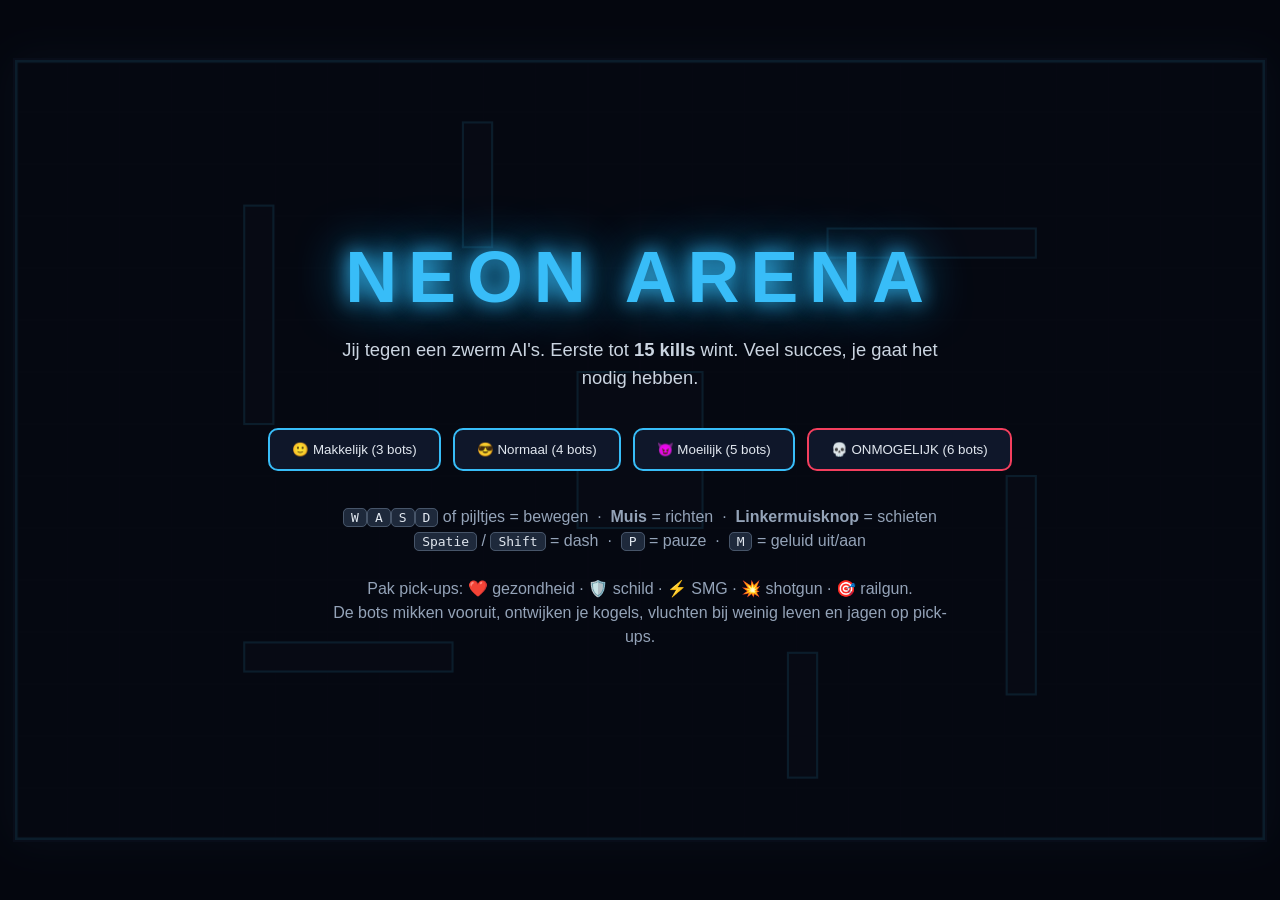
<file: ai games/ai-game-2.html>
<!DOCTYPE html>
<html lang="nl">
<head>
<meta charset="UTF-8">
<meta name="viewport" content="width=device-width, initial-scale=1">
<title>NEON ARENA – Mens vs. AI</title>
<style>
  *{box-sizing:border-box}
  html,body{margin:0;height:100%;background:#05070f;overflow:hidden;font-family:"Segoe UI",Arial,sans-serif;color:#e2e8f0}
  #wrap{position:fixed;inset:0;display:flex;align-items:center;justify-content:center}
  canvas{display:block;background:#0b1020;border:2px solid #1e3a5f;box-shadow:0 0 40px #38bdf855;cursor:none}
  .overlay{position:fixed;inset:0;display:flex;flex-direction:column;align-items:center;justify-content:center;background:rgba(5,7,15,.88);text-align:center;z-index:5;padding:20px}
  .hidden{display:none!important}
  h1{font-size:clamp(2.2rem,7vw,4.5rem);margin:0;letter-spacing:.15em;color:#38bdf8;text-shadow:0 0 20px #38bdf8,0 0 50px #0ea5e9}
  h2{margin:.2em 0 .6em;color:#facc15;text-shadow:0 0 14px #facc15}
  p{max-width:620px;line-height:1.5;color:#94a3b8}
  .btns{display:flex;flex-wrap:wrap;gap:12px;justify-content:center;margin:18px 0}
  button{font:700 1.05rem inherit;font-family:inherit;padding:12px 22px;border-radius:10px;border:2px solid #38bdf8;background:#0f172a;color:#e2e8f0;cursor:pointer;transition:.15s}
  button:hover{background:#38bdf8;color:#05070f;box-shadow:0 0 20px #38bdf8;transform:translateY(-2px)}
  button.insane{border-color:#f43f5e}
  button.insane:hover{background:#f43f5e;box-shadow:0 0 20px #f43f5e}
  kbd{background:#1e293b;border:1px solid #475569;border-radius:5px;padding:1px 7px;color:#e2e8f0}
  table{border-collapse:collapse;margin:10px auto;min-width:300px}
  td,th{padding:6px 16px;border-bottom:1px solid #1e293b;text-align:left}
  th{color:#64748b;font-weight:600}
</style>
</head>
<body>
<div id="wrap"><canvas id="c"></canvas></div>

<div id="menu" class="overlay">
  <h1>NEON ARENA</h1>
  <p style="font-size:1.15rem;color:#cbd5e1">Jij tegen een zwerm AI's. Eerste tot <b>15 kills</b> wint. Veel succes, je gaat het nodig hebben.</p>
  <div class="btns">
    <button onclick="start('easy')">🙂 Makkelijk (3 bots)</button>
    <button onclick="start('normal')">😎 Normaal (4 bots)</button>
    <button onclick="start('hard')">😈 Moeilijk (5 bots)</button>
    <button class="insane" onclick="start('insane')">💀 ONMOGELIJK (6 bots)</button>
  </div>
  <p>
    <kbd>W</kbd><kbd>A</kbd><kbd>S</kbd><kbd>D</kbd> of pijltjes = bewegen &nbsp;·&nbsp; <b>Muis</b> = richten &nbsp;·&nbsp; <b>Linkermuisknop</b> = schieten<br>
    <kbd>Spatie</kbd> / <kbd>Shift</kbd> = dash &nbsp;·&nbsp; <kbd>P</kbd> = pauze &nbsp;·&nbsp; <kbd>M</kbd> = geluid uit/aan<br><br>
    Pak pick-ups: ❤️ gezondheid · 🛡️ schild · ⚡ SMG · 💥 shotgun · 🎯 railgun.<br>
    De bots mikken vooruit, ontwijken je kogels, vluchten bij weinig leven en jagen op pick-ups.
  </p>
</div>

<div id="end" class="overlay hidden">
  <h1 id="endTitle">GEWONNEN</h1>
  <h2 id="endSub"></h2>
  <div id="endTable"></div>
  <div class="btns">
    <button onclick="again()">🔁 Opnieuw (zelfde niveau)</button>
    <button onclick="toMenu()">🏠 Menu</button>
  </div>
</div>

<script>
"use strict";
/* ===================== Setup ===================== */
const W=1200,H=750;
const cv=document.getElementById('c'),ctx=cv.getContext('2d');
cv.width=W;cv.height=H;
function fit(){const s=Math.min(innerWidth/W,innerHeight/H)*0.98;cv.style.width=W*s+'px';cv.style.height=H*s+'px';}
addEventListener('resize',fit);fit();

const KILLS=15;
const clamp=(v,a,b)=>v<a?a:v>b?b:v;
const rnd=(a,b)=>a+Math.random()*(b-a);
const dist=(a,b)=>Math.hypot(a.x-b.x,a.y-b.y);
const angDiff=(a,b)=>{let d=a-b;while(d>Math.PI)d-=2*Math.PI;while(d<-Math.PI)d+=2*Math.PI;return d;};

const WEAPONS={
  pistol :{name:'Pistool', cd:.28,dmg:14,speed:720, spread:.02,n:1,life:1.2,col:'#e2e8f0',ammo:0},
  smg    :{name:'SMG',     cd:.09,dmg:7, speed:780, spread:.09,n:1,life:1.0,col:'#facc15',ammo:45},
  shotgun:{name:'Shotgun', cd:.75,dmg:9, speed:700, spread:.28,n:6,life:.45,col:'#fb923c',ammo:8},
  rail   :{name:'Railgun', cd:1.1,dmg:55,speed:1600,spread:0,  n:1,life:1.0,col:'#c084fc',ammo:4}
};
const PREF ={pistol:300,smg:240,shotgun:130,rail:420};
const RANGE={pistol:520,smg:420,shotgun:260,rail:800};

const DIFFS={
  easy  :{label:'Makkelijk',bots:3,aimErr:.25, think:.30,speed:.85,dodge:.15,turn:5, lead:.3,aggr:.6, flee:false},
  normal:{label:'Normaal',  bots:4,aimErr:.12, think:.20,speed:.95,dodge:.5, turn:8, lead:.7,aggr:.85,flee:true},
  hard  :{label:'Moeilijk', bots:5,aimErr:.05, think:.12,speed:1.0,dodge:.8, turn:12,lead:1, aggr:.97,flee:true},
  insane:{label:'Onmogelijk',bots:6,aimErr:.015,think:.07,speed:1.08,dodge:1, turn:20,lead:1, aggr:1,  flee:true}
};

const walls=[
  {x:540,y:300,w:120,h:150},
  {x:220,y:140,w:28, h:210},
  {x:952,y:400,w:28, h:210},
  {x:220,y:560,w:200,h:28},
  {x:780,y:162,w:200,h:28},
  {x:430,y:60, w:28, h:120},
  {x:742,y:570,w:28, h:120}
];
const pickupSpots=[[600,120],[600,640],[100,375],[1100,375],[350,350],[850,400],[130,650],[1070,120]];

const BOT_NAMES=['AlphaBot','NeuroNik','Skynet Jr.','HAL-9001','Clippy','Deep Thunk'];
const COLORS=['#f87171','#facc15','#4ade80','#c084fc','#fb923c','#f472b6'];

/* ===================== State ===================== */
let state='menu',diffKey='normal',diff=DIFFS.normal;
let ships=[],bullets=[],parts=[],pickups=[],feed=[],player=null;
let shake=0,time=0,paused=false,muted=false;
const keys={};const mouse={x:W/2,y:H/2,down:false};

/* ===================== Audio ===================== */
let AC=null;
function initAudio(){if(!AC){try{AC=new (window.AudioContext||window.webkitAudioContext)();}catch(e){}}if(AC&&AC.state==='suspended')AC.resume();}
function snd(f,d,type,v,slide){
  if(muted||!AC)return;
  try{
    const t=AC.currentTime,o=AC.createOscillator(),g=AC.createGain();
    o.type=type||'square';o.frequency.setValueAtTime(f,t);
    if(slide)o.frequency.exponentialRampToValueAtTime(Math.max(30,f+slide),t+d);
    g.gain.setValueAtTime(v||.05,t);g.gain.exponentialRampToValueAtTime(.001,t+d);
    o.connect(g);g.connect(AC.destination);o.start(t);o.stop(t+d);
  }catch(e){}
}
function vol(e){ // volume afhankelijk van afstand tot speler
  if(!player)return .05; const d=dist(e,player); return Math.max(.008,.06*(1-d/1100));
}

/* ===================== Hulpfuncties ===================== */
function inWall(x,y){for(const w of walls){if(x>w.x&&x<w.x+w.w&&y>w.y&&y<w.y+w.h)return true;}return false;}
function hasLOS(a,b){
  const dx=b.x-a.x,dy=b.y-a.y,d=Math.hypot(dx,dy),n=Math.ceil(d/12);
  for(let i=1;i<n;i++){if(inWall(a.x+dx*i/n,a.y+dy*i/n))return false;}
  return true;
}
function pushOut(e){
  for(const w of walls){
    const cx=clamp(e.x,w.x,w.x+w.w),cy=clamp(e.y,w.y,w.y+w.h);
    const dx=e.x-cx,dy=e.y-cy,d2=dx*dx+dy*dy;
    if(d2<e.r*e.r){
      if(d2>1e-6){const d=Math.sqrt(d2);e.x+=dx/d*(e.r-d);e.y+=dy/d*(e.r-d);}
      else{
        const l=e.x-w.x,r=w.x+w.w-e.x,t=e.y-w.y,b=w.y+w.h-e.y,m=Math.min(l,r,t,b);
        if(m===l)e.x=w.x-e.r;else if(m===r)e.x=w.x+w.w+e.r;else if(m===t)e.y=w.y-e.r;else e.y=w.y+w.h+e.r;
      }
    }
  }
  e.x=clamp(e.x,e.r,W-e.r);e.y=clamp(e.y,e.r,H-e.r);
}
function spark(x,y,col,n,sp){
  for(let i=0;i<n&&parts.length<700;i++){
    const a=Math.random()*Math.PI*2,s=rnd(30,sp||220);
    parts.push({x,y,vx:Math.cos(a)*s,vy:Math.sin(a)*s,life:rnd(.25,.6),max:.6,col,size:rnd(1.5,3.5)});
  }
}
function rollPickup(){
  const r=Math.random();
  return r<.35?'health':r<.5?'shield':r<.7?'smg':r<.88?'shotgun':'rail';
}

/* ===================== Schepen ===================== */
function makeShip(name,color,isPlayer){
  return {name,color,isPlayer,x:0,y:0,vx:0,vy:0,mvx:0,mvy:0,r:16,hp:100,maxhp:100,angle:0,
    cd:0,dashT:0,dashCd:0,dashX:0,dashY:0,weapon:'pistol',ammo:0,shield:0,inv:0,alive:false,respawn:0,
    kills:0,deaths:0,flash:0,thinkT:Math.random()*.2,strafe:Math.random()<.5?1:-1,err:0,goal:null,target:null,
    los:false,stuck:0,wander:0,wanderA:0,dodgeOn:true,aggr:true,killer:''};
}
function freeSpot(){
  for(let i=0;i<60;i++){
    const x=rnd(50,W-50),y=rnd(50,H-50);
    let ok=true;
    for(const w of walls){
      const cx=clamp(x,w.x,w.x+w.w),cy=clamp(y,w.y,w.y+w.h);
      if(Math.hypot(x-cx,y-cy)<36){ok=false;break;}
    }
    if(ok)return {x,y};
  }
  return {x:60,y:60};
}
function spawn(e){
  let best=null,bd=-1;
  for(let i=0;i<14;i++){
    const p=freeSpot();let m=1e9;
    for(const o of ships){if(o!==e&&o.alive)m=Math.min(m,Math.hypot(o.x-p.x,o.y-p.y));}
    if(m>bd){bd=m;best=p;}
  }
  e.x=best.x;e.y=best.y;e.vx=e.vy=0;e.hp=e.maxhp;e.alive=true;e.weapon='pistol';e.ammo=0;
  e.shield=0;e.inv=1.6;e.cd=.3;e.dashT=0;e.goal=null;e.target=null;
  spark(e.x,e.y,e.color,24,260);
}

/* ===================== Gevecht ===================== */
function fire(e){
  if(e.cd>0||!e.alive)return;
  const w=WEAPONS[e.weapon];
  for(let i=0;i<w.n;i++){
    const a=e.angle+(Math.random()-.5)*2*w.spread;
    bullets.push({x:e.x+Math.cos(e.angle)*(e.r+8),y:e.y+Math.sin(e.angle)*(e.r+8),
      vx:Math.cos(a)*w.speed,vy:Math.sin(a)*w.speed,owner:e,dmg:w.dmg,life:w.life,col:w.col,rail:e.weapon==='rail'});
  }
  e.cd=w.cd;
  e.vx-=Math.cos(e.angle)*(e.weapon==='shotgun'?90:e.weapon==='rail'?140:15);
  e.vy-=Math.sin(e.angle)*(e.weapon==='shotgun'?90:e.weapon==='rail'?140:15);
  if(e.isPlayer)shake+=e.weapon==='rail'?7:e.weapon==='shotgun'?5:1.2;
  const v=vol(e);
  if(e.weapon==='pistol')snd(520,.1,'square',v,-300);
  else if(e.weapon==='smg')snd(380,.06,'sawtooth',v*.8,-150);
  else if(e.weapon==='shotgun')snd(150,.22,'sawtooth',v*1.4,-100);
  else snd(900,.35,'sine',v*1.6,-800);
  if(e.weapon!=='pistol'){e.ammo--;if(e.ammo<=0){e.weapon='pistol';e.ammo=0;}}
}
function dash(e,dx,dy){
  if(e.dashCd>0||!e.alive)return;
  let l=Math.hypot(dx,dy);
  if(l<.1){dx=Math.cos(e.angle);dy=Math.sin(e.angle);l=1;}
  e.dashX=dx/l;e.dashY=dy/l;e.dashT=.16;e.dashCd=1.6;
  snd(220,.15,'triangle',vol(e)*1.2,500);
}
function hit(e,dmg,owner,b){
  if(e.inv>0)return;
  if(e.shield>0)dmg*=.3;
  e.hp-=dmg;e.flash=.12;
  spark(b.x,b.y,e.color,8,200);
  e.vx+=b.vx*.02;e.vy+=b.vy*.02;
  if(e.isPlayer){shake+=4;snd(120,.12,'sawtooth',.07,-60);}
  else if(owner&&owner.isPlayer)snd(900,.05,'square',.04,200);
  if(e.hp<=0)kill(e,owner);
}
function kill(e,owner){
  e.alive=false;e.respawn=2.6;e.deaths++;e.killer=owner?owner.name:'?';
  spark(e.x,e.y,e.color,60,380);spark(e.x,e.y,'#ffffff',20,300);
  snd(110,.5,'sawtooth',vol(e)*2,-80);
  if(e.isPlayer)shake+=14;else if(owner&&owner.isPlayer)shake+=4;
  if(owner&&owner!==e){owner.kills++;feed.push({t:4,text:owner.name+'  ➜  '+e.name,col:owner.color});}
  else feed.push({t:4,text:e.name+' liep tegen zichzelf aan',col:'#94a3b8'});
  if(owner&&owner!==e&&owner.kills>=KILLS)endGame(owner);
}

/* ===================== Bot AI ===================== */
function think(b){
  const D=diff;
  let best=null,bs=1e9;
  for(const e of ships){
    if(e===b||!e.alive)continue;
    const d=dist(b,e),l=hasLOS(b,e);
    const s=d*(l?1:2)*(e.hp<40?.75:1)*(e.isPlayer?.9:1);
    if(s<bs){bs=s;best=e;}
  }
  b.target=best;b.los=best?hasLOS(b,best):false;
  b.err=(Math.random()-.5)*2*D.aimErr;
  if(Math.random()<.25)b.strafe*=-1;
  b.dodgeOn=Math.random()<D.dodge;
  b.aggr=Math.random()<D.aggr;
  b.goal=null;let bd=1e9;
  for(const p of pickups){
    if(p.t>0)continue;
    const d=dist(b,p);let want=false,max=500;
    if(p.type==='health'){want=b.hp<70;if(b.hp<45)max=2000;}
    else if(p.type==='shield')want=d<350;
    else want=b.weapon==='pistol'?d<450:d<150;
    if(want&&d<max&&d<bd){bd=d;b.goal=p;}
  }
}
function botAI(b,dt){
  const D=diff;
  b.thinkT-=dt;
  if(b.thinkT<=0){b.thinkT=D.think*(.7+Math.random()*.6);think(b);}
  const t=b.target;
  let mx=0,my=0;
  if(t&&t.alive){
    const dx=t.x-b.x,dy=t.y-b.y,d=Math.hypot(dx,dy)||1,ux=dx/d,uy=dy/d;
    const w=WEAPONS[b.weapon],tt=d/w.speed;
    const aim=Math.atan2(dy+t.vy*tt*D.lead,dx+t.vx*tt*D.lead)+b.err;
    const dA=angDiff(aim,b.angle);
    b.angle+=dA*Math.min(1,dt*D.turn);
    const pref=PREF[b.weapon];
    if(b.goal){
      const gx=b.goal.x-b.x,gy=b.goal.y-b.y,gd=Math.hypot(gx,gy)||1;
      mx+=gx/gd*1.3;my+=gy/gd*1.3;
      if(b.los){mx+=-uy*b.strafe*.4;my+=ux*b.strafe*.4;}
    }else if(b.hp<30&&D.flee){
      mx-=ux;my-=uy;mx+=-uy*b.strafe*.5;my+=ux*b.strafe*.5;
    }else{
      if(!b.los||d>pref+70){mx+=ux;my+=uy;}
      else if(d<pref-70){mx-=ux*.9;my-=uy*.9;}
      mx+=-uy*b.strafe*(b.los?.9:.5);my+=ux*b.strafe*(b.los?.9:.5);
    }
    if(b.los&&d<RANGE[b.weapon]&&Math.abs(dA)<(b.weapon==='rail'?.05:.14)&&b.aggr)fire(b);
  }else if(b.goal){
    const gx=b.goal.x-b.x,gy=b.goal.y-b.y,gd=Math.hypot(gx,gy)||1;mx+=gx/gd;my+=gy/gd;
  }else{
    b.wander-=dt;if(b.wander<=0){b.wander=rnd(1,2);b.wanderA=rnd(0,6.28);}
    mx+=Math.cos(b.wanderA);my+=Math.sin(b.wanderA);
  }
  // kogels ontwijken
  let threat=0,tx=0,ty=0;
  if(b.dodgeOn){
    for(const k of bullets){
      if(k.owner===b)continue;
      const rx=b.x-k.x,ry=b.y-k.y,sp=Math.hypot(k.vx,k.vy);
      const kx=k.vx/sp,ky=k.vy/sp,along=rx*kx+ry*ky;
      if(along<0||along>300)continue;
      const perp=rx*(-ky)+ry*kx;
      if(Math.abs(perp)<b.r+24){
        const sg=perp>=0?1:-1;
        tx+=-ky*sg;ty+=kx*sg;threat++;
      }
    }
    if(threat){mx+=tx*2.3;my+=ty*2.3;
      if((b.hp<60||D===DIFFS.insane)&&b.dashCd<=0&&Math.random()<.08)dash(b,tx,ty);}
  }
  // muren ontwijken
  for(const w of walls){
    const cx=clamp(b.x,w.x,w.x+w.w),cy=clamp(b.y,w.y,w.y+w.h);
    const dx=b.x-cx,dy=b.y-cy,d=Math.hypot(dx,dy);
    if(d<b.r+45&&d>.01){const f=(1-d/(b.r+45))*2;mx+=dx/d*f;my+=dy/d*f;}
  }
  if(b.x<60)mx+=1;if(b.x>W-60)mx-=1;if(b.y<60)my+=1;if(b.y>H-60)my-=1;
  // vastgelopen?
  const wantMove=Math.hypot(mx,my)>.3,spd=Math.hypot(b.vx,b.vy);
  if(wantMove&&spd<40)b.stuck+=dt;else b.stuck=Math.max(0,b.stuck-dt);
  if(b.stuck>.6){b.stuck=0;b.strafe*=-1;b.wander=.8;b.wanderA=rnd(0,6.28);b.thinkT=.8;b.target=null;}
  const l=Math.hypot(mx,my);if(l>1){mx/=l;my/=l;}
  b.mvx=mx;b.mvy=my;
}

/* ===================== Update ===================== */
function update(dt){
  time+=dt;
  // pick-ups
  for(const p of pickups){
    if(p.t>0){p.t-=dt;if(p.t<=0)p.type=rollPickup();continue;}
    for(const e of ships){
      if(!e.alive||Math.hypot(e.x-p.x,e.y-p.y)>e.r+14)continue;
      if(p.type==='health'){if(e.hp>=e.maxhp)continue;e.hp=Math.min(e.maxhp,e.hp+40);}
      else if(p.type==='shield')e.shield=8;
      else{e.weapon=p.type;e.ammo=WEAPONS[p.type].ammo;}
      spark(p.x,p.y,'#ffffff',16,200);
      if(e.isPlayer)snd(600,.15,'triangle',.06,500);
      p.t=p.type==='health'?10:13;break;
    }
  }
  // schepen
  for(const e of ships){
    if(!e.alive){
      e.respawn-=dt;
      if(e.respawn<=0&&state==='play')spawn(e);
      continue;
    }
    e.cd-=dt;e.dashCd-=dt;e.inv-=dt;e.shield-=dt;e.flash-=dt;
    if(e.isPlayer){
      let mx=0,my=0;
      if(keys.KeyA||keys.ArrowLeft)mx-=1;
      if(keys.KeyD||keys.ArrowRight)mx+=1;
      if(keys.KeyW||keys.ArrowUp)my-=1;
      if(keys.KeyS||keys.ArrowDown)my+=1;
      const l=Math.hypot(mx,my);if(l>0){mx/=l;my/=l;}
      e.mvx=mx;e.mvy=my;
      e.angle=Math.atan2(mouse.y-e.y,mouse.x-e.x);
      if(mouse.down)fire(e);
      if((keys.Space||keys.ShiftLeft||keys.ShiftRight)&&e.dashCd<=0)dash(e,mx,my);
    }else botAI(e,dt);
    const sp=e.isPlayer?250:230*diff.speed;
    if(e.dashT>0){
      e.dashT-=dt;e.vx=e.dashX*760;e.vy=e.dashY*760;
      if(parts.length<700)parts.push({x:e.x,y:e.y,vx:0,vy:0,life:.3,max:.3,col:e.color,size:9});
    }else{
      const k=Math.min(1,dt*9);
      e.vx+=(e.mvx*sp-e.vx)*k;e.vy+=(e.mvy*sp-e.vy)*k;
    }
    e.x+=e.vx*dt;e.y+=e.vy*dt;
    pushOut(e);
  }
  // schepen onderling
  for(let i=0;i<ships.length;i++)for(let j=i+1;j<ships.length;j++){
    const a=ships[i],b=ships[j];if(!a.alive||!b.alive)continue;
    const dx=b.x-a.x,dy=b.y-a.y,d=Math.hypot(dx,dy),m=a.r+b.r;
    if(d<m&&d>.01){const p=(m-d)/2;a.x-=dx/d*p;a.y-=dy/d*p;b.x+=dx/d*p;b.y+=dy/d*p;}
  }
  // kogels
  for(let i=bullets.length-1;i>=0;i--){
    const b=bullets[i],sp=Math.hypot(b.vx,b.vy),steps=Math.max(1,Math.ceil(sp*dt/8));
    let dead=false;
    for(let s=0;s<steps&&!dead;s++){
      b.x+=b.vx*dt/steps;b.y+=b.vy*dt/steps;
      if(b.x<0||b.x>W||b.y<0||b.y>H||inWall(b.x,b.y)){dead=true;spark(b.x,b.y,b.col,5,150);break;}
      for(const e of ships){
        if(!e.alive||e===b.owner)continue;
        const dx=e.x-b.x,dy=e.y-b.y;
        if(dx*dx+dy*dy<(e.r+3)*(e.r+3)){hit(e,b.dmg,b.owner,b);dead=true;break;}
      }
    }
    b.life-=dt;if(b.life<=0)dead=true;
    if(dead)bullets.splice(i,1);
  }
  // deeltjes
  for(let i=parts.length-1;i>=0;i--){
    const p=parts[i];p.life-=dt;
    if(p.life<=0){parts.splice(i,1);continue;}
    p.x+=p.vx*dt;p.y+=p.vy*dt;p.vx*=.96;p.vy*=.96;
  }
  for(let i=feed.length-1;i>=0;i--){feed[i].t-=dt;if(feed[i].t<=0)feed.splice(i,1);}
  shake=Math.max(0,shake-dt*30);
}

/* ===================== Tekenen ===================== */
function draw(){
  ctx.save();
  if(shake>0)ctx.translate(rnd(-shake,shake),rnd(-shake,shake));
  ctx.fillStyle='#0b1020';ctx.fillRect(-20,-20,W+40,H+40);
  ctx.strokeStyle='rgba(120,160,255,.06)';ctx.lineWidth=1;
  for(let x=0;x<=W;x+=50){ctx.beginPath();ctx.moveTo(x,0);ctx.lineTo(x,H);ctx.stroke();}
  for(let y=0;y<=H;y+=50){ctx.beginPath();ctx.moveTo(0,y);ctx.lineTo(W,y);ctx.stroke();}
  ctx.strokeStyle='#38bdf8';ctx.lineWidth=3;ctx.strokeRect(1,1,W-2,H-2);
  // muren
  for(const w of walls){
    ctx.fillStyle='#16213a';ctx.fillRect(w.x,w.y,w.w,w.h);
    ctx.strokeStyle='#38bdf8';ctx.lineWidth=2;ctx.strokeRect(w.x,w.y,w.w,w.h);
  }
  // pick-ups
  const icons={health:'❤️',shield:'🛡️',smg:'⚡',shotgun:'💥',rail:'🎯'};
  const pcol={health:'#4ade80',shield:'#38bdf8',smg:'#facc15',shotgun:'#fb923c',rail:'#c084fc'};
  for(const p of pickups){
    if(p.t>0){
      ctx.strokeStyle='rgba(148,163,184,.25)';ctx.lineWidth=2;
      ctx.beginPath();ctx.arc(p.x,p.y,10,0,Math.PI*2);ctx.stroke();continue;
    }
    const pulse=1+Math.sin(time*5+p.x)*.12;
    ctx.fillStyle=pcol[p.type]+'33';ctx.strokeStyle=pcol[p.type];ctx.lineWidth=2;
    ctx.beginPath();ctx.arc(p.x,p.y,16*pulse,0,Math.PI*2);ctx.fill();ctx.stroke();
    ctx.font='16px sans-serif';ctx.textAlign='center';ctx.textBaseline='middle';
    ctx.fillText(icons[p.type],p.x,p.y+1);
  }
  // deeltjes
  ctx.globalCompositeOperation='lighter';
  for(const p of parts){
    ctx.globalAlpha=clamp(p.life/p.max,0,1);ctx.fillStyle=p.col;
    ctx.beginPath();ctx.arc(p.x,p.y,p.size,0,Math.PI*2);ctx.fill();
  }
  ctx.globalAlpha=1;
  // kogels
  ctx.lineCap='round';
  for(const b of bullets){
    const sp=Math.hypot(b.vx,b.vy),len=b.rail?.045:.025;
    ctx.strokeStyle=b.col;ctx.lineWidth=b.rail?4:3;
    ctx.beginPath();ctx.moveTo(b.x-b.vx*len,b.y-b.vy*len);ctx.lineTo(b.x,b.y);ctx.stroke();
    ctx.strokeStyle='#ffffff';ctx.lineWidth=1.2;
    ctx.beginPath();ctx.moveTo(b.x-b.vx*len*.4,b.y-b.vy*len*.4);ctx.lineTo(b.x,b.y);ctx.stroke();
  }
  ctx.globalCompositeOperation='source-over';
  // schepen
  for(const e of ships){
    if(!e.alive)continue;
    ctx.save();ctx.translate(e.x,e.y);
    if(e.inv>0&&Math.floor(time*14)%2===0)ctx.globalAlpha=.4;
    ctx.fillStyle='rgba(0,0,0,.35)';ctx.beginPath();ctx.ellipse(3,6,e.r,e.r*.8,0,0,Math.PI*2);ctx.fill();
    ctx.rotate(e.angle);
    ctx.fillStyle='#cbd5e1';ctx.fillRect(4,-4,e.r+10,8);
    ctx.fillStyle=WEAPONS[e.weapon].col;ctx.fillRect(e.r+4,-4,6,8);
    ctx.rotate(-e.angle);
    ctx.fillStyle=e.flash>0?'#ffffff':e.color;
    ctx.beginPath();ctx.arc(0,0,e.r,0,Math.PI*2);ctx.fill();
    ctx.fillStyle='rgba(0,0,0,.35)';ctx.beginPath();ctx.arc(0,0,e.r*.55,0,Math.PI*2);ctx.fill();
    ctx.strokeStyle=e.isPlayer?'#ffffff':'rgba(255,255,255,.4)';ctx.lineWidth=e.isPlayer?3:2;
    ctx.beginPath();ctx.arc(0,0,e.r,0,Math.PI*2);ctx.stroke();
    if(e.shield>0){
      ctx.strokeStyle='rgba(56,189,248,'+(.5+Math.sin(time*12)*.3)+')';ctx.lineWidth=3;
      ctx.beginPath();ctx.arc(0,0,e.r+7,0,Math.PI*2);ctx.stroke();
    }
    ctx.restore();
    // naam + hp
    ctx.font='bold 11px Segoe UI,Arial';ctx.textAlign='center';ctx.textBaseline='bottom';
    ctx.fillStyle='#e2e8f0';ctx.fillText(e.name,e.x,e.y-e.r-12);
    ctx.fillStyle='rgba(0,0,0,.6)';ctx.fillRect(e.x-20,e.y-e.r-9,40,5);
    ctx.fillStyle=e.hp>60?'#4ade80':e.hp>30?'#facc15':'#f43f5e';
    ctx.fillRect(e.x-20,e.y-e.r-9,40*Math.max(0,e.hp)/e.maxhp,5);
  }
  ctx.restore();
  drawHUD();
}
function drawHUD(){
  if(state==='menu')return;
  ctx.textBaseline='top';
  // spelerstatus
  ctx.fillStyle='rgba(0,0,0,.5)';ctx.fillRect(14,14,230,86);
  ctx.font='bold 12px Segoe UI,Arial';ctx.textAlign='left';ctx.fillStyle='#94a3b8';
  ctx.fillText('LEVEN',24,22);ctx.fillText('DASH',24,50);
  ctx.fillStyle='#1e293b';ctx.fillRect(74,22,160,12);ctx.fillRect(74,50,160,12);
  const hp=Math.max(0,player.hp);
  ctx.fillStyle=hp>60?'#4ade80':hp>30?'#facc15':'#f43f5e';ctx.fillRect(74,22,160*hp/100,12);
  ctx.fillStyle='#38bdf8';ctx.fillRect(74,50,160*(1-clamp(player.dashCd/1.6,0,1)),12);
  const w=WEAPONS[player.weapon];
  ctx.fillStyle=w.col;ctx.font='bold 14px Segoe UI,Arial';
  ctx.fillText(w.name+(player.weapon!=='pistol'?'  ×'+player.ammo:'  ∞'),24,74);
  if(player.shield>0){ctx.fillStyle='#38bdf8';ctx.fillText('🛡️ '+player.shield.toFixed(1)+'s',160,74);}
  // scorebord
  const sorted=[...ships].sort((a,b)=>b.kills-a.kills||a.deaths-b.deaths);
  ctx.fillStyle='rgba(0,0,0,.5)';ctx.fillRect(W-214,14,200,28+sorted.length*20);
  ctx.textAlign='left';ctx.fillStyle='#facc15';ctx.font='bold 12px Segoe UI,Arial';
  ctx.fillText('EERSTE TOT '+KILLS+' KILLS',W-204,22);
  sorted.forEach((s,i)=>{
    const y=42+i*20;
    ctx.fillStyle=s.color;ctx.beginPath();ctx.arc(W-200,y+7,5,0,Math.PI*2);ctx.fill();
    ctx.fillStyle=s.isPlayer?'#ffffff':'#cbd5e1';ctx.font=(s.isPlayer?'bold ':'')+'13px Segoe UI,Arial';
    ctx.textAlign='left';ctx.fillText(s.name,W-188,y);
    ctx.textAlign='right';ctx.fillText(s.kills+' / '+s.deaths,W-24,y);
  });
  // killfeed
  ctx.textAlign='left';ctx.font='bold 13px Segoe UI,Arial';
  feed.slice(-5).forEach((f,i,arr)=>{
    ctx.globalAlpha=clamp(f.t,0,1);ctx.fillStyle=f.col;
    ctx.fillText(f.text,20,H-30-(arr.length-1-i)*20);
  });
  ctx.globalAlpha=1;
  // dood-scherm
  if(!player.alive&&state==='play'){
    ctx.fillStyle='rgba(0,0,0,.45)';ctx.fillRect(0,H/2-60,W,120);
    ctx.textAlign='center';ctx.fillStyle='#f43f5e';ctx.font='bold 40px Segoe UI,Arial';
    ctx.fillText('VERSLAGEN DOOR '+player.killer.toUpperCase(),W/2,H/2-45);
    ctx.fillStyle='#e2e8f0';ctx.font='20px Segoe UI,Arial';
    ctx.fillText('Respawn over '+Math.max(0,Math.ceil(player.respawn))+'…',W/2,H/2+10);
  }
  if(paused){
    ctx.fillStyle='rgba(0,0,0,.6)';ctx.fillRect(0,0,W,H);
    ctx.textAlign='center';ctx.fillStyle='#facc15';ctx.font='bold 56px Segoe UI,Arial';
    ctx.fillText('PAUZE',W/2,H/2-30);
    ctx.fillStyle='#cbd5e1';ctx.font='18px Segoe UI,Arial';ctx.fillText('Druk op P om verder te gaan',W/2,H/2+40);
  }
  // richtkruis
  if(state==='play'&&!paused){
    ctx.strokeStyle='#ffffff';ctx.lineWidth=2;
    ctx.beginPath();ctx.arc(mouse.x,mouse.y,10,0,Math.PI*2);ctx.stroke();
    ctx.beginPath();
    ctx.moveTo(mouse.x-16,mouse.y);ctx.lineTo(mouse.x-6,mouse.y);
    ctx.moveTo(mouse.x+16,mouse.y);ctx.lineTo(mouse.x+6,mouse.y);
    ctx.moveTo(mouse.x,mouse.y-16);ctx.lineTo(mouse.x,mouse.y-6);
    ctx.moveTo(mouse.x,mouse.y+16);ctx.lineTo(mouse.x,mouse.y+6);ctx.stroke();
  }
}

/* ===================== Spelverloop ===================== */
function start(key){
  initAudio();
  diffKey=key;diff=DIFFS[key];
  document.getElementById('menu').classList.add('hidden');
  document.getElementById('end').classList.add('hidden');
  ships=[];bullets=[];parts=[];feed=[];paused=false;time=0;shake=0;
  pickups=pickupSpots.map(([x,y])=>({x,y,type:rollPickup(),t:0}));
  player=makeShip('JIJ','#38bdf8',true);
  ships.push(player);
  for(let i=0;i<diff.bots;i++)ships.push(makeShip(BOT_NAMES[i],COLORS[i],false));
  ships.forEach(spawn);
  state='play';
}
function again(){start(diffKey);}
function toMenu(){
  state='menu';ships=[];bullets=[];parts=[];feed=[];
  document.getElementById('end').classList.add('hidden');
  document.getElementById('menu').classList.remove('hidden');
}
function endGame(winner){
  state='over';
  const won=winner===player;
  document.getElementById('endTitle').textContent=won?'🏆 GEWONNEN!':'💀 VERLOREN';
  document.getElementById('endTitle').style.color=won?'#4ade80':'#f43f5e';
  document.getElementById('endSub').textContent=won
    ?'Je hebt de AI\'s verslagen op niveau '+diff.label+'. De mensheid is gered (voorlopig).'
    :winner.name+' won. De machines hebben deze ronde gewonnen.';
  const sorted=[...ships].sort((a,b)=>b.kills-a.kills||a.deaths-b.deaths);
  let html='<table><tr><th>#</th><th>Naam</th><th>Kills</th><th>Dood</th></tr>';
  sorted.forEach((s,i)=>{html+='<tr style="color:'+s.color+'"><td>'+(i+1)+'</td><td>'+s.name+'</td><td>'+s.kills+'</td><td>'+s.deaths+'</td></tr>';});
  html+='</table>';
  document.getElementById('endTable').innerHTML=html;
  setTimeout(()=>document.getElementById('end').classList.remove('hidden'),900);
  snd(won?600:150,.6,'triangle',.08,won?600:-80);
}

/* ===================== Input ===================== */
addEventListener('keydown',e=>{
  initAudio();
  keys[e.code]=true;
  if(['Space','ArrowUp','ArrowDown','ArrowLeft','ArrowRight'].includes(e.code))e.preventDefault();
  if(e.code==='KeyP'&&state==='play')paused=!paused;
  if(e.code==='KeyM')muted=!muted;
});
addEventListener('keyup',e=>{keys[e.code]=false;});
function setMouse(e){
  const r=cv.getBoundingClientRect();
  mouse.x=(e.clientX-r.left)*W/r.width;mouse.y=(e.clientY-r.top)*H/r.height;
}
addEventListener('mousemove',setMouse);
cv.addEventListener('mousedown',e=>{initAudio();setMouse(e);mouse.down=true;e.preventDefault();});
addEventListener('mouseup',()=>{mouse.down=false;});
cv.addEventListener('contextmenu',e=>e.preventDefault());
addEventListener('blur',()=>{for(const k in keys)keys[k]=false;mouse.down=false;if(state==='play')paused=true;});

/* ===================== Hoofdlus ===================== */
let last=performance.now();
function loop(now){
  const dt=Math.min(.033,(now-last)/1000);last=now;
  if(state==='play'&&!paused)update(dt);
  else if(state==='over'){update(dt);} // laat de explosies nog even doorlopen
  draw();
  requestAnimationFrame(loop);
}
requestAnimationFrame(loop);
</script>
</body>
</html>
</file>
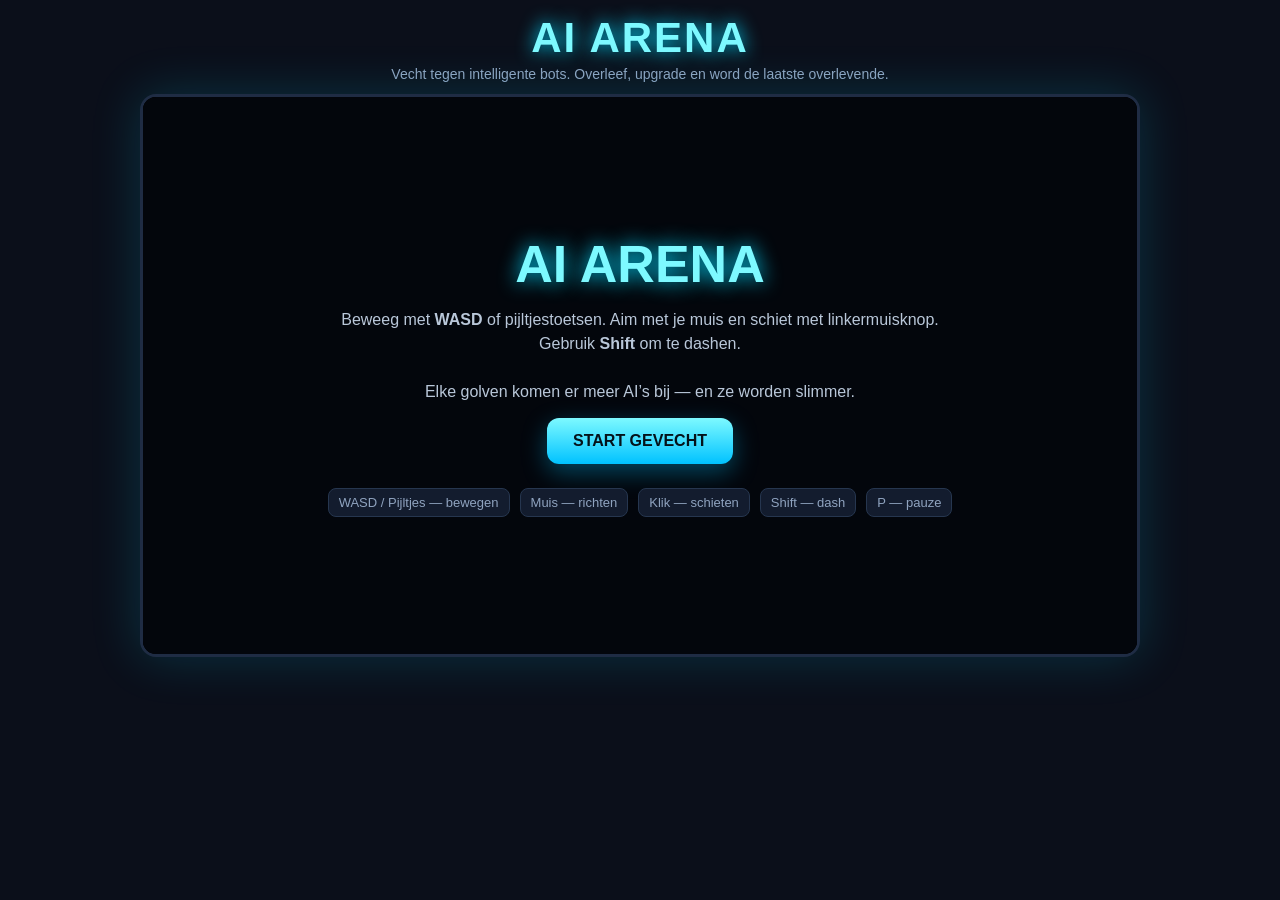
<file: ai games/ai-game-3.html>
<!DOCTYPE html>
<html lang="nl">
<head>
<meta charset="UTF-8">
<meta name="viewport" content="width=device-width, initial-scale=1.0">
<title>AI ARENA — Overleef de Bots</title>
<style>
  * { box-sizing: border-box; }

  body {
    margin: 0;
    background: #0b0f1a;
    color: #e8eef7;
    font-family: "Segoe UI", Arial, sans-serif;
    display: flex;
    flex-direction: column;
    align-items: center;
    min-height: 100vh;
    user-select: none;
  }

  h1 {
    margin: 14px 0 4px;
    font-size: clamp(24px, 5vw, 42px);
    letter-spacing: 2px;
    color: #7df9ff;
    text-shadow: 0 0 18px #00d9ff;
  }

  .sub {
    margin: 0 0 12px;
    color: #8fa3bf;
    font-size: 14px;
  }

  #wrap {
    position: relative;
    width: min(96vw, 1000px);
    aspect-ratio: 16 / 9;
    border: 3px solid #1f2c44;
    border-radius: 16px;
    overflow: hidden;
    box-shadow: 0 0 50px rgba(0, 217, 255, 0.18);
    background: #05070d;
  }

  canvas {
    width: 100%;
    height: 100%;
    display: block;
    touch-action: none;
  }

  .overlay {
    position: absolute;
    inset: 0;
    display: flex;
    flex-direction: column;
    align-items: center;
    justify-content: center;
    gap: 14px;
    background: rgba(4, 7, 14, 0.86);
    text-align: center;
    padding: 20px;
  }

  .overlay h2 {
    margin: 0;
    font-size: clamp(28px, 6vw, 52px);
    color: #7df9ff;
    text-shadow: 0 0 20px #00d9ff;
  }

  .overlay p {
    max-width: 620px;
    color: #b9c7d9;
    line-height: 1.5;
    margin: 0;
  }

  button {
    font: inherit;
    font-weight: 700;
    color: #04121a;
    background: linear-gradient(180deg, #7df9ff, #00c2ff);
    border: none;
    padding: 14px 26px;
    border-radius: 12px;
    cursor: pointer;
    box-shadow: 0 8px 24px rgba(0, 194, 255, 0.35);
    transition: transform 0.12s ease, filter 0.12s ease;
  }

  button:hover {
    transform: translateY(-2px);
    filter: brightness(1.08);
  }

  .hidden { display: none !important; }

  .keys {
    display: flex;
    flex-wrap: wrap;
    gap: 10px;
    justify-content: center;
    color: #8fa3bf;
    font-size: 13px;
    margin-top: 10px;
  }

  .key {
    background: #131c2e;
    border: 1px solid #26364f;
    padding: 6px 10px;
    border-radius: 8px;
  }
</style>
</head>
<body>

<h1>AI ARENA</h1>
<p class="sub">Vecht tegen intelligente bots. Overleef, upgrade en word de laatste overlevende.</p>

<div id="wrap">
  <canvas id="game"></canvas>

  <div class="overlay" id="startScreen">
    <h2>AI ARENA</h2>
    <p>
      Beweeg met <b>WASD</b> of pijltjestoetsen. Aim met je muis en schiet met
      linkermuisknop. Gebruik <b>Shift</b> om te dashen.<br><br>
      Elke golven komen er meer AI’s bij — en ze worden slimmer.
    </p>
    <button id="startBtn">START GEVECHT</button>
    <div class="keys">
      <span class="key">WASD / Pijltjes — bewegen</span>
      <span class="key">Muis — richten</span>
      <span class="key">Klik — schieten</span>
      <span class="key">Shift — dash</span>
      <span class="key">P — pauze</span>
    </div>
  </div>

  <div class="overlay hidden" id="upgradeScreen">
    <h2>LEVEL UP!</h2>
    <p>Kies één upgrade:</p>
    <div id="upgradeButtons" style="display:flex;flex-wrap:wrap;gap:12px;justify-content:center;"></div>
  </div>

  <div class="overlay hidden" id="gameOverScreen">
    <h2>GAME OVER</h2>
    <p id="gameOverText"></p>
    <button id="restartBtn">OPNIEUW SPELEN</button>
  </div>

  <div class="overlay hidden" id="pauseScreen">
    <h2>PAUZE</h2>
    <p>Druk op <b>P</b> om verder te gaan.</p>
  </div>
</div>

<script>
(() => {
  const canvas = document.getElementById("game");
  const ctx = canvas.getContext("2d", { alpha: false });

  const startScreen = document.getElementById("startScreen");
  const upgradeScreen = document.getElementById("upgradeScreen");
  const gameOverScreen = document.getElementById("gameOverScreen");
  const pauseScreen = document.getElementById("pauseScreen");
  const upgradeButtons = document.getElementById("upgradeButtons");
  const gameOverText = document.getElementById("gameOverText");

  let W = 0, H = 0;

  function resize() {
    const rect = canvas.getBoundingClientRect();
    W = canvas.width = Math.round(rect.width);
    H = canvas.height = Math.round(rect.height);
  }

  window.addEventListener("resize", resize);
  resize();

  const keys = {};
  const mouse = { x: W / 2, y: H / 2, down: false };

  let state = "menu";
  let lastTime = 0;
  let shake = 0;

  const bullets = [];
  const enemies = [];
  const particles = [];
  const pickups = [];
  const floatTexts = [];

  const player = {
    x: 0, y: 0, vx: 0, vy: 0,
    r: 15, speed: 260,
    hp: 100, maxHp: 100,
    angle: 0,
    fireCooldown: 0,
    fireRate: 0.20,
    bulletSpeed: 620,
    damage: 18,
    dashCooldown: 0,
    dashTime: 0,
    invincible: 0,
    level: 1,
    xp: 0,
    xpNeeded: 5,
    kills: 0,
    color: "#7df9ff"
  };

  let wave = 1;
  let waveTimer = 3;
  let enemiesToSpawn = 0;
  let spawnTimer = 0;
  let score = 0;

  const upgrades = [
    { name: "Sneller schieten", desc: "-18% schietinterval", apply: () => player.fireRate = Math.max(0.06, player.fireRate * 0.82) },
    { name: "Meer schade", desc: "+6 schade per kogel", apply: () => player.damage += 6 },
    { name: "Sneller bewegen", desc: "+12% snelheid", apply: () => player.speed *= 1.12 },
    { name: "Meer leven", desc: "+25 max HP en heal", apply: () => { player.maxHp += 25; player.hp = Math.min(player.maxHp, player.hp + 25); } },
    { name: "Kogelsnelheid", desc: "+18% kogelsnelheid", apply: () => player.bulletSpeed *= 1.18 },
    { name: "Sneller dashen", desc: "-25% dash-cooldown", apply: () => player.dashCooldownMax = Math.max(0.45, player.dashCooldownMax * 0.75) },
    { name: "Dubbelschot", desc: "Schiet 2 kogels", apply: () => player.shots = Math.min(5, (player.shots || 1) + 1) },
    { name: "Penetratie", desc: "Kogels raken meer vijanden", apply: () => player.pierce = (player.pierce || 0) + 1 }
  ];

  player.dashCooldownMax = 2.2;
  player.shots = 1;
  player.pierce = 0;

  class Bullet {
    constructor(x, y, angle, speed, damage, owner, color, pierce = 0) {
      this.x = x; this.y = y;
      this.vx = Math.cos(angle) * speed;
      this.vy = Math.sin(angle) * speed;
      this.damage = damage;
      this.owner = owner;
      this.color = color;
      this.r = owner === "player" ? 5 : 6;
      this.life = 2.2;
      this.pierce = pierce;
      this.hitIds = new Set();
    }
  }

  class Enemy {
    constructor(type, x, y) {
      this.type = type;
      this.x = x; this.y = y;
      this.vx = 0; this.vy = 0;
      this.angle = 0;
      this.fireCooldown = Math.random() * 1.5;
      this.wobble = Math.random() * Math.PI * 2;
      this.id = Math.random();

      if (type === "chaser") {
        this.r = 14;
        this.hp = 28 + wave * 7;
        this.maxHp = this.hp;
        this.speed = 105 + wave * 5;
        this.color = "#ff5470";
        this.score = 10;
      } else if (type === "shooter") {
        this.r = 16;
        this.hp = 38 + wave * 9;
        this.maxHp = this.hp;
        this.speed = 75 + wave * 3;
        this.color = "#ffb347";
        this.score = 18;
      } else if (type === "dodger") {
        this.r = 13;
        this.hp = 24 + wave * 6;
        this.maxHp = this.hp;
        this.speed = 145 + wave * 6;
        this.color = "#b388ff";
        this.score = 22;
      } else {
        this.r = 22;
        this.hp = 95 + wave * 22;
        this.maxHp = this.hp;
        this.speed = 62 + wave * 2;
        this.color = "#ff2e63";
        this.score = 60;
      }
    }
  }

  function spawnEnemy(type) {
    const side = Math.floor(Math.random() * 4);
    let x, y;
    const margin = 40;

    if (side === 0) { x = Math.random() * W; y = -margin; }
    else if (side === 1) { x = W + margin; y = Math.random() * H; }
    else if (side === 2) { x = Math.random() * W; y = H + margin; }
    else { x = -margin; y = Math.random() * H; }

    enemies.push(new Enemy(type, x, y));
  }

  function startWave() {
    enemiesToSpawn = 3 + Math.floor(wave * 1.6);
    spawnTimer = 0;
    waveTimer = 0;
    addFloatText(W / 2, H / 2 - 60, "WAVE " + wave, "#7df9ff", 34);
  }

  function resetGame() {
    bullets.length = 0;
    enemies.length = 0;
    particles.length = 0;
    pickups.length = 0;
    floatTexts.length = 0;

    player.x = W / 2;
    player.y = H / 2;
    player.vx = player.vy = 0;
    player.hp = player.maxHp = 100;
    player.speed = 260;
    player.fireRate = 0.20;
    player.fireCooldown = 0;
    player.bulletSpeed = 620;
    player.damage = 18;
    player.dashCooldown = 0;
    player.dashTime = 0;
    player.invincible = 0;
    player.level = 1;
    player.xp = 0;
    player.xpNeeded = 5;
    player.kills = 0;
    player.shots = 1;
    player.pierce = 0;
    player.dashCooldownMax = 2.2;

    wave = 1;
    score = 0;
    waveTimer = 2;
    enemiesToSpawn = 0;
    shake = 0;

    startWave();
  }

  function addParticles(x, y, color, count = 12, power = 180) {
    for (let i = 0; i < count; i++) {
      const a = Math.random() * Math.PI * 2;
      const s = Math.random() * power;
      particles.push({
        x, y,
        vx: Math.cos(a) * s,
        vy: Math.sin(a) * s,
        life: 0.35 + Math.random() * 0.45,
        maxLife: 0.8,
        color,
        r: 2 + Math.random() * 3
      });
    }
  }

  function addFloatText(x, y, text, color, size = 18) {
    floatTexts.push({ x, y, text, color, size, life: 1.1 });
  }

  function shootPlayer() {
    const spread = 0.08;
    const shots = player.shots;

    for (let i = 0; i < shots; i++) {
      const offset = shots === 1 ? 0 : (i - (shots - 1) / 2) * spread;
      bullets.push(new Bullet(
        player.x + Math.cos(player.angle) * 18,
        player.y + Math.sin(player.angle) * 18,
        player.angle + offset,
        player.bulletSpeed,
        player.damage,
        "player",
        "#7df9ff",
        player.pierce
      ));
    }

    addParticles(
      player.x + Math.cos(player.angle) * 20,
      player.y + Math.sin(player.angle) * 20,
      "#7df9ff", 4, 90
    );
  }

  function shootEnemy(enemy) {
    const angle = Math.atan2(player.y - enemy.y, player.x - enemy.x);
    const speed = 300 + wave * 8;

    if (enemy.type === "boss") {
      for (let i = -2; i <= 2; i++) {
        bullets.push(new Bullet(enemy.x, enemy.y, angle + i * 0.18, speed, 9, "enemy", "#ff2e63"));
      }
    } else {
      bullets.push(new Bullet(enemy.x, enemy.y, angle, speed, 8, "enemy", "#ffb347"));
    }
  }

  function damageEnemy(enemy, damage) {
    enemy.hp -= damage;
    addParticles(enemy.x, enemy.y, enemy.color, 6, 130);

    if (enemy.hp <= 0) {
      enemy.dead = true;
      player.kills++;
      score += enemy.score;
      player.xp++;

      addParticles(enemy.x, enemy.y, enemy.color, 24, 260);
      addFloatText(enemy.x, enemy.y - 20, "+" + enemy.score, "#ffe066");

      if (Math.random() < 0.22) {
        pickups.push({
          x: enemy.x, y: enemy.y,
          r: 10,
          type: Math.random() < 0.65 ? "health" : "rapid",
          life: 12
        });
      }

      if (player.xp >= player.xpNeeded) {
        player.xp -= player.xpNeeded;
        player.level++;
        player.xpNeeded = Math.floor(player.xpNeeded * 1.35 + 2);
        showUpgrades();
      }
    }
  }

  function damagePlayer(damage) {
    if (player.invincible > 0 || player.dashTime > 0) return;

    player.hp -= damage;
    player.invincible = 0.55;
    shake = 12;
    addParticles(player.x, player.y, "#ff5470", 18, 220);

    if (player.hp <= 0) endGame();
  }

  function showUpgrades() {
    state = "upgrade";
    upgradeButtons.innerHTML = "";

    const options = [];
    const pool = [...upgrades];

    for (let i = 0; i < 3 && pool.length; i++) {
      const index = Math.floor(Math.random() * pool.length);
      options.push(pool.splice(index, 1)[0]);
    }

    options.forEach(upgrade => {
      const button = document.createElement("button");
      button.innerHTML = `<div>${upgrade.name}</div><div style="font-size:12px;font-weight:400;opacity:.75">${upgrade.desc}</div>`;
      button.onclick = () => {
        upgrade.apply();
        upgradeScreen.classList.add("hidden");
        state = "playing";
        lastTime = performance.now();
        requestAnimationFrame(loop);
      };
      upgradeButtons.appendChild(button);
    });

    upgradeScreen.classList.remove("hidden");
  }

  function endGame() {
    state = "gameover";
    gameOverText.innerHTML = `
      Je hebt <b>${wave}</b> waves overleefd.<br>
      Score: <b>${score}</b> • Kills: <b>${player.kills}</b> • Level: <b>${player.level}</b>
    `;
    gameOverScreen.classList.remove("hidden");
  }

  function updatePlayer(dt) {
    let ix = 0, iy = 0;

    if (keys["a"] || keys["arrowleft"]) ix--;
    if (keys["d"] || keys["arrowright"]) ix++;
    if (keys["w"] || keys["arrowup"]) iy--;
    if (keys["s"] || keys["arrowdown"]) iy++;

    const length = Math.hypot(ix, iy) || 1;
    ix /= length;
    iy /= length;

    let speed = player.speed;

    if (keys["shift"] && player.dashCooldown <= 0 && (ix || iy)) {
      player.dashTime = 0.16;
      player.dashCooldown = player.dashCooldownMax;
      addParticles(player.x, player.y, "#7df9ff", 18, 240);
    }

    if (player.dashTime > 0) {
      speed *= 3.2;
      player.dashTime -= dt;
    }

    player.dashCooldown = Math.max(0, player.dashCooldown - dt);
    player.invincible = Math.max(0, player.invincible - dt);

    player.vx += (ix * speed - player.vx) * Math.min(1, dt * 14);
    player.vy += (iy * speed - player.vy) * Math.min(1, dt * 14);

    player.x += player.vx * dt;
    player.y += player.vy * dt;

    player.x = Math.max(player.r, Math.min(W - player.r, player.x));
    player.y = Math.max(player.r, Math.min(H - player.r, player.y));

    player.angle = Math.atan2(mouse.y - player.y, mouse.x - player.x);

    player.fireCooldown -= dt;
    if (mouse.down && player.fireCooldown <= 0) {
      shootPlayer();
      player.fireCooldown = player.fireRate;
    }
  }

  function updateEnemies(dt) {
    enemies.forEach(enemy => {
      const dx = player.x - enemy.x;
      const dy = player.y - enemy.y;
      const distance = Math.hypot(dx, dy) || 1;
      const toPlayerX = dx / distance;
      const toPlayerY = dy / distance;

      enemy.angle = Math.atan2(dy, dx);
      enemy.wobble += dt * 3;

      let desiredVx = 0;
      let desiredVy = 0;

      if (enemy.type === "chaser") {
        desiredVx = toPlayerX * enemy.speed;
        desiredVy = toPlayerY * enemy.speed;
      }

      if (enemy.type === "shooter") {
        const ideal = 240;
        const move = distance > ideal ? 1 : -0.7;
        desiredVx = toPlayerX * enemy.speed * move;
        desiredVy = toPlayerY * enemy.speed * move;
      }

      if (enemy.type === "dodger") {
        const orbit = Math.sin(enemy.wobble) * 0.9;
        desiredVx = (toPlayerX + -toPlayerY * orbit) * enemy.speed;
        desiredVy = (toPlayerY + toPlayerX * orbit) * enemy.speed;
      }

      if (enemy.type === "boss") {
        const ideal = 210;
        const move = distance > ideal ? 0.9 : -0.5;
        desiredVx = toPlayerX * enemy.speed * move;
        desiredVy = toPlayerY * enemy.speed * move;
      }

      // Bots ontwijken kogels
      for (const bullet of bullets) {
        if (bullet.owner !== "player") continue;

        const bx = bullet.x - enemy.x;
        const by = bullet.y - enemy.y;
        const bulletDistance = Math.hypot(bx, by);

        if (bulletDistance < 130) {
          const away = 1 / (bulletDistance || 1);
          desiredVx += bx * away * enemy.speed * 1.5;
          desiredVy += by * away * enemy.speed * 1.5;
        }
      }

      // Bots vermijden elkaar
      for (const other of enemies) {
        if (other === enemy) continue;

        const ox = enemy.x - other.x;
        const oy = enemy.y - other.y;
        const od = Math.hypot(ox, oy);
        const minDistance = enemy.r + other.r + 8;

        if (od < minDistance && od > 0) {
          desiredVx += (ox / od) * 90;
          desiredVy += (oy / od) * 90;
        }
      }

      enemy.vx += (desiredVx - enemy.vx) * Math.min(1, dt * 5);
      enemy.vy += (desiredVy - enemy.vy) * Math.min(1, dt * 5);

      enemy.x += enemy.vx * dt;
      enemy.y += enemy.vy * dt;

      enemy.x = Math.max(enemy.r, Math.min(W - enemy.r, enemy.x));
      enemy.y = Math.max(enemy.r, Math.min(H - enemy.r, enemy.y));

      enemy.fireCooldown -= dt;

      const canShoot =
        enemy.type === "shooter" ? distance < 520 :
        enemy.type === "boss" ? distance < 620 : false;

      if (canShoot && enemy.fireCooldown <= 0) {
        shootEnemy(enemy);
        enemy.fireCooldown = enemy.type === "boss" ? 1.1 : 1.7 + Math.random() * 0.7;
      }
    });

    for (let i = 0; i < enemies.length; i++) {
      for (let j = i + 1; j < enemies.length; j++) {
        const a = enemies[i], b = enemies[j];
        const dx = b.x - a.x, dy = b.y - a.y;
        const distance = Math.hypot(dx, dy);
        const minDistance = a.r + b.r;

        if (distance < minDistance && distance > 0) {
          const push = (minDistance - distance) / 2;
          const nx = dx / distance, ny = dy / distance;
          a.x -= nx * push; a.y -= ny * push;
          b.x += nx * push; b.y += ny * push;
        }
      }
    }
  }

  function updateBullets(dt) {
    for (const bullet of bullets) {
      bullet.x += bullet.vx * dt;
      bullet.y += bullet.vy * dt;
      bullet.life -= dt;

      if (bullet.x < -30 || bullet.x > W + 30 || bullet.y < -30 || bullet.y > H + 30) {
        bullet.dead = true;
      }

      if (bullet.owner === "player") {
        for (const enemy of enemies) {
          if (enemy.dead || bullet.hitIds.has(enemy.id)) continue;

          if (Math.hypot(enemy.x - bullet.x, enemy.y - bullet.y) < enemy.r + bullet.r) {
            damageEnemy(enemy, bullet.damage);
            bullet.hitIds.add(enemy.id);

            if (bullet.hitIds.size > bullet.pierce) {
              bullet.dead = true;
              break;
            }
          }
        }
      } else {
        if (Math.hypot(player.x - bullet.x, player.y - bullet.y) < player.r + bullet.r) {
          damagePlayer(bullet.damage);
          bullet.dead = true;
        }
      }
    }
  }

  function updatePickups(dt) {
    for (const pickup of pickups) {
      pickup.life -= dt;

      const distance = Math.hypot(player.x - pickup.x, player.y - pickup.y);

      if (distance < 130) {
        const pull = 220 * dt;
        pickup.x += (player.x - pickup.x) / distance * pull;
        pickup.y += (player.y - pickup.y) / distance * pull;
      }

      if (distance < player.r + pickup.r) {
        pickup.dead = true;

        if (pickup.type === "health") {
          player.hp = Math.min(player.maxHp, player.hp + 22);
          addFloatText(player.x, player.y - 28, "+22 HP", "#5cff8a");
        } else {
          player.fireCooldown = 0;
          player.fireRate = Math.max(0.05, player.fireRate * 0.94);
          addFloatText(player.x, player.y - 28, "RAPID FIRE", "#ffe066");
        }

        addParticles(pickup.x, pickup.y, "#ffffff", 12, 160);
      }
    }
  }

  function updateEffects(dt) {
    for (const particle of particles) {
      particle.x += particle.vx * dt;
      particle.y += particle.vy * dt;
      particle.vx *= 0.94;
      particle.vy *= 0.94;
      particle.life -= dt;
    }

    for (const text of floatTexts) {
      text.y -= 35 * dt;
      text.life -= dt;
    }

    shake = Math.max(0, shake - dt * 45);
  }

  function updateWave(dt) {
    if (enemiesToSpawn > 0) {
      spawnTimer -= dt;

      if (spawnTimer <= 0) {
        spawnTimer = Math.max(0.25, 1.1 - wave * 0.04);

        let type = "chaser";

        if (wave >= 2 && Math.random() < 0.35) type = "shooter";
        if (wave >= 3 && Math.random() < 0.28) type = "dodger";

        if (wave % 5 === 0 && enemiesToSpawn === 1) type = "boss";

        spawnEnemy(type);
        enemiesToSpawn--;
      }
    } else if (enemies.length === 0) {
      waveTimer -= dt;

      if (waveTimer <= 0) {
        wave++;
        score += 25;
        startWave();
        waveTimer = 3;
      }
    }
  }

  function drawBackground() {
    ctx.fillStyle = "#05070d";
    ctx.fillRect(0, 0, W, H);

    ctx.strokeStyle = "rgba(60, 90, 130, 0.18)";
    ctx.lineWidth = 1;

    const gridSize = 48;

    for (let x = 0; x < W; x += gridSize) {
      ctx.beginPath();
      ctx.moveTo(x, 0);
      ctx.lineTo(x, H);
      ctx.stroke();
    }

    for (let y = 0; y < H; y += gridSize) {
      ctx.beginPath();
      ctx.moveTo(0, y);
      ctx.lineTo(W, y);
      ctx.stroke();
    }
  }

  function drawEntity(entity, color, glow) {
    ctx.save();
    ctx.shadowColor = glow;
    ctx.shadowBlur = 18;
    ctx.fillStyle = color;
    ctx.beginPath();
    ctx.arc(entity.x, entity.y, entity.r, 0, Math.PI * 2);
    ctx.fill();
    ctx.restore();
  }

  function drawPlayer() {
    ctx.save();
    ctx.translate(player.x, player.y);
    ctx.rotate(player.angle);

    ctx.shadowColor = "#7df9ff";
    ctx.shadowBlur = 25;
    ctx.fillStyle = player.invincible > 0 && Math.floor(player.invincible * 20) % 2 === 0
      ? "#ffffff"
      : "#7df9ff";

    ctx.beginPath();
    ctx.moveTo(20, 0);
    ctx.lineTo(-12, 12);
    ctx.lineTo(-6, 0);
    ctx.lineTo(-12, -12);
    ctx.closePath();
    ctx.fill();
    ctx.restore();

    if (player.dashCooldown > 0) {
      const ratio = 1 - player.dashCooldown / player.dashCooldownMax;
      ctx.strokeStyle = "rgba(125, 249, 255, 0.35)";
      ctx.lineWidth = 3;
      ctx.beginPath();
      ctx.arc(player.x, player.y, player.r + 9, -Math.PI / 2, -Math.PI / 2 + ratio * Math.PI * 2);
      ctx.stroke();
    }
  }

  function drawEnemy(enemy) {
    drawEntity(enemy, enemy.color, enemy.color);

    ctx.fillStyle = "rgba(0,0,0,0.55)";
    ctx.fillRect(enemy.x - enemy.r, enemy.y - enemy.r - 10, enemy.r * 2, 5);

    ctx.fillStyle = enemy.color;
    ctx.fillRect(
      enemy.x - enemy.r,
      enemy.y - enemy.r - 10,
      enemy.r * 2 * Math.max(0, enemy.hp / enemy.maxHp),
      5
    );

    if (enemy.type === "boss") {
      ctx.fillStyle = "#fff";
      ctx.font = "bold 12px Arial";
      ctx.textAlign = "center";
      ctx.fillText("BOSS", enemy.x, enemy.y - enemy.r - 16);
    }
  }

  function drawHUD() {
    const barWidth = 260;
    const hpRatio = Math.max(0, player.hp / player.maxHp);

    ctx.fillStyle = "rgba(10, 16, 28, 0.75)";
    ctx.fillRect(18, 18, barWidth, 20);
    ctx.fillStyle = hpRatio > 0.35 ? "#5cff8a" : "#ff5470";
    ctx.fillRect(18, 18, barWidth * hpRatio, 20);

    ctx.strokeStyle = "#26364f";
    ctx.lineWidth = 2;
    ctx.strokeRect(18, 18, barWidth, 20);

    ctx.fillStyle = "#e8eef7";
    ctx.font = "bold 15px Arial";
    ctx.textAlign = "left";
    ctx.fillText(`HP ${Math.max(0, Math.ceil(player.hp))}/${player.maxHp}`, 24, 33);

    ctx.fillStyle = "#7df9ff";
    ctx.font = "bold 20px Arial";
    ctx.fillText(`WAVE ${wave}`, 18, 68);

    ctx.fillStyle = "#ffe066";
    ctx.fillText(`SCORE ${score}`, 18, 94);

    ctx.fillStyle = "#b388ff";
    ctx.fillText(`LEVEL ${player.level}`, 18, 120);

    ctx.fillStyle = "rgba(125, 249, 255, 0.75)";
    ctx.fillRect(18, 132, 150 * Math.min(1, player.xp / player.xpNeeded), 6);

    ctx.fillStyle = "#8fa3bf";
    ctx.font = "13px Arial";
    ctx.fillText(`Vijanden: ${enemies.length}`, 18, H - 18);

    if (player.dashCooldown > 0) {
      ctx.fillText(`Dash: ${player.dashCooldown.toFixed(1)}s`, 18, H - 40);
    } else {
      ctx.fillText("Dash: klaar", 18, H - 40);
    }
  }

  function render() {
    ctx.save();

    if (shake > 0) {
      ctx.translate(
        (Math.random() - 0.5) * shake,
        (Math.random() - 0.5) * shake
      );
    }

    drawBackground();

    for (const pickup of pickups) {
      drawEntity(pickup, pickup.type === "health" ? "#5cff8a" : "#ffe066", "#ffffff");
    }

    for (const enemy of enemies) drawEnemy(enemy);

    for (const bullet of bullets) {
      ctx.save();
      ctx.shadowColor = bullet.color;
      ctx.shadowBlur = 14;
      ctx.fillStyle = bullet.color;
      ctx.beginPath();
      ctx.arc(bullet.x, bullet.y, bullet.r, 0, Math.PI * 2);
      ctx.fill();
      ctx.restore();
    }

    if (state !== "gameover") drawPlayer();

    for (const particle of particles) {
      ctx.globalAlpha = Math.max(0, particle.life / particle.maxLife);
      ctx.fillStyle = particle.color;
      ctx.beginPath();
      ctx.arc(particle.x, particle.y, particle.r, 0, Math.PI * 2);
      ctx.fill();
    }

    ctx.globalAlpha = 1;

    for (const text of floatTexts) {
      ctx.globalAlpha = Math.max(0, text.life);
      ctx.fillStyle = text.color;
      ctx.font = `bold ${text.size}px Arial`;
      ctx.textAlign = "center";
      ctx.fillText(text.text, text.x, text.y);
    }

    ctx.globalAlpha = 1;
    ctx.restore();

    drawHUD();
  }

  function loop(now) {
    if (state !== "playing") return;

    const dt = Math.min(0.033, (now - lastTime) / 1000);
    lastTime = now;

    updatePlayer(dt);
    updateEnemies(dt);
    updateBullets(dt);
    updatePickups(dt);
    updateEffects(dt);
    updateWave(dt);

    removeDead(bullets);
    removeDead(enemies);
    removeDead(particles);
    removeDead(pickups);
    removeDead(floatTexts);

    render();
    requestAnimationFrame(loop);
  }

  function removeDead(list) {
    for (let i = list.length - 1; i >= 0; i--) {
      if (list[i].dead) list.splice(i, 1);
    }
  }

  window.addEventListener("keydown", event => {
    keys[event.key.toLowerCase()] = true;

    if (event.key.toLowerCase() === "p") {
      if (state === "playing") {
        state = "paused";
        pauseScreen.classList.remove("hidden");
      } else if (state === "paused") {
        state = "playing";
        pauseScreen.classList.add("hidden");
        lastTime = performance.now();
        requestAnimationFrame(loop);
      }
    }

    if (["arrowup", "arrowdown", "arrowleft", "arrowright", " "].includes(event.key.toLowerCase())) {
      event.preventDefault();
    }
  });

  window.addEventListener("keyup", event => {
    keys[event.key.toLowerCase()] = false;
  });

  canvas.addEventListener("mousemove", event => {
    const rect = canvas.getBoundingClientRect();
    mouse.x = event.clientX - rect.left;
    mouse.y = event.clientY - rect.top;
  });

  canvas.addEventListener("mousedown", () => mouse.down = true);
  window.addEventListener("mouseup", () => mouse.down = false);

  canvas.addEventListener("contextmenu", event => event.preventDefault());

  document.getElementById("startBtn").onclick = () => {
    startScreen.classList.add("hidden");
    resetGame();
    state = "playing";
    lastTime = performance.now();
    requestAnimationFrame(loop);
  };

  document.getElementById("restartBtn").onclick = () => {
    gameOverScreen.classList.add("hidden");
    resetGame();
    state = "playing";
    lastTime = performance.now();
    requestAnimationFrame(loop);
  };
})();
</script>

</body>
</html>
</file>
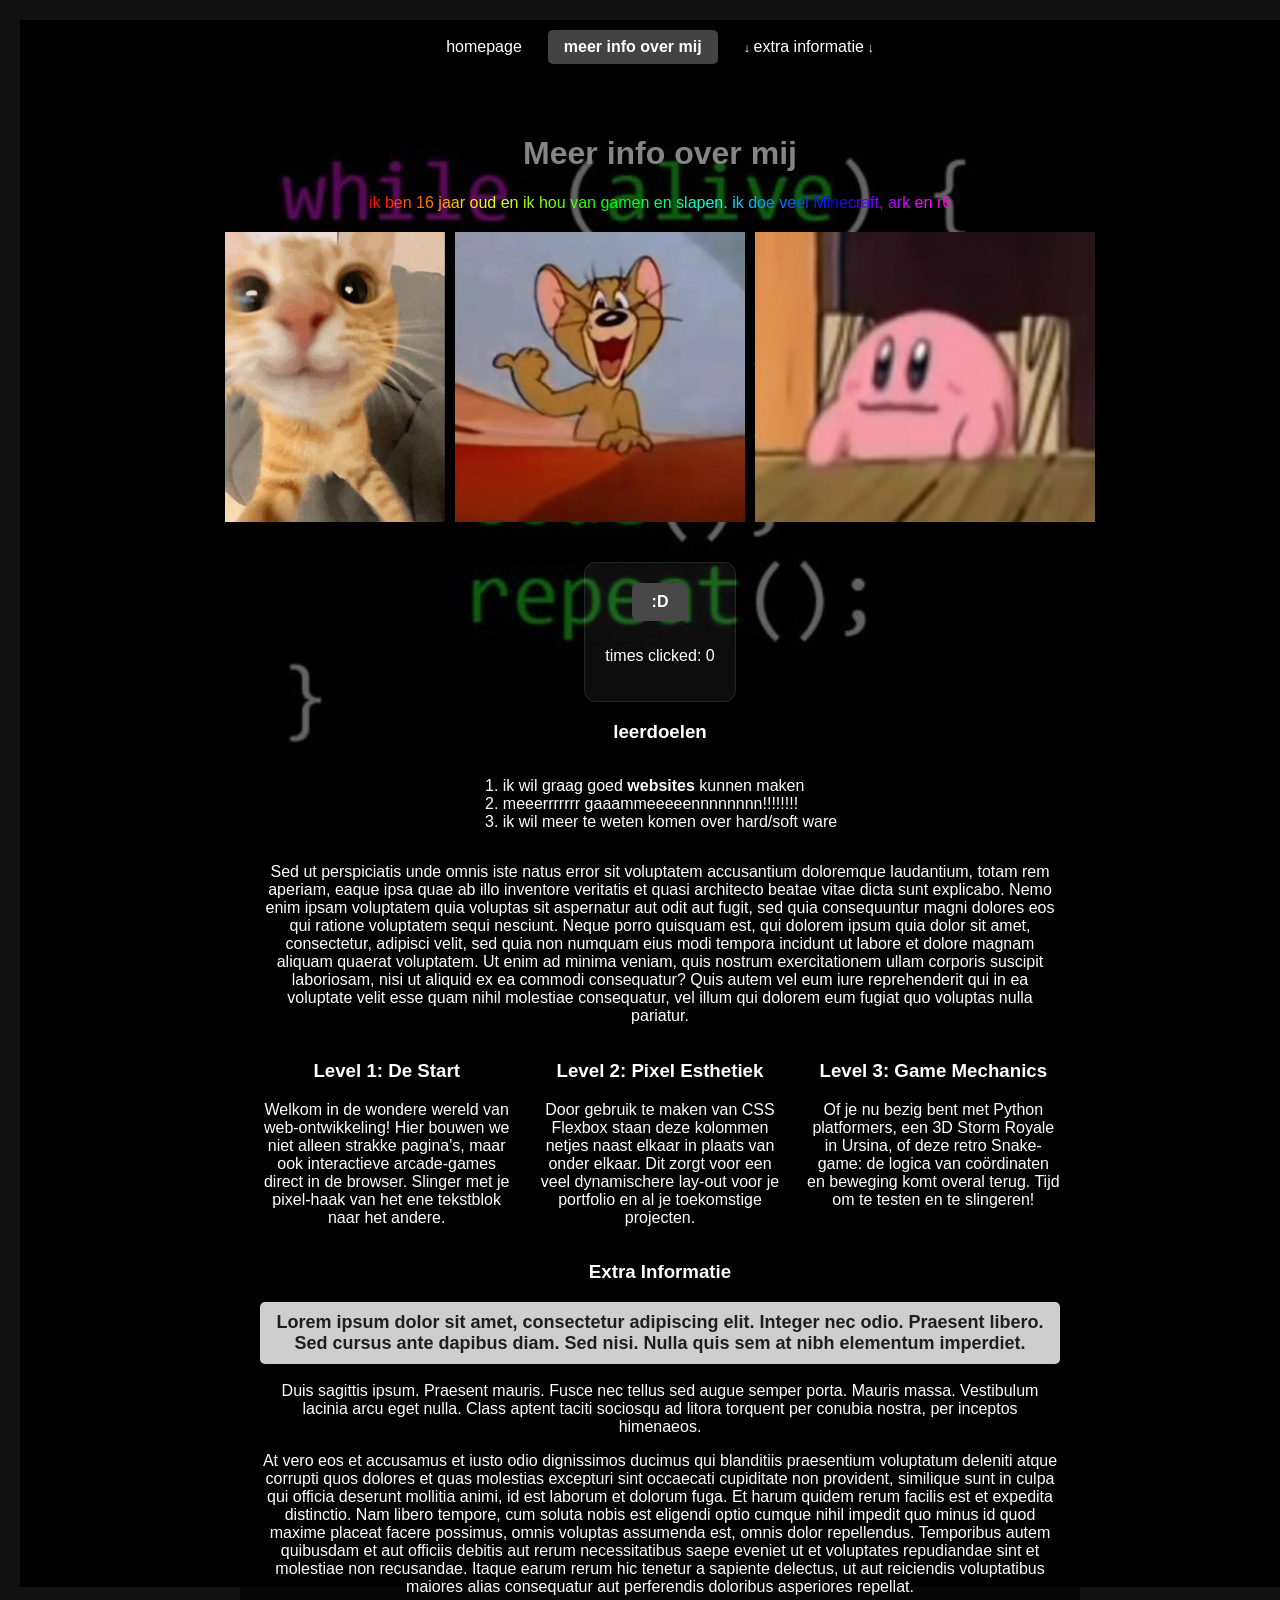
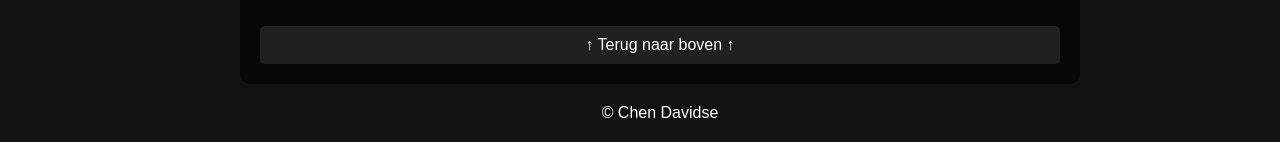
<file: personal website/over-mij.html>
<!doctype html>
<html lang="nl">
    <head>
        <meta charset="UTF-8" />
        <title>meer info over mij</title>
        <link rel="stylesheet" href="style.css" />
        <script src="script.js" defer></script>
    </head>
    <body class="slide-right">
        <!-- Header element bovenaan de pagina -->
        <header>
            <!-- Nav element met navigatielinks -->
            <nav>
                <ul>
                    <li><a href="index.html">homepage</a></li>
                    <li><a class="active" href="over-mij.html">meer info over mij</a></li>
                    <!-- Link direct naar de Lorem Ipsum sectie -->
                    <li><a class="scroll-link" href="#lorem-tekst">extra informatie</a></li>
                </ul>
            </nav>
        </header>
        <!-- Main element om de hoofdinhoud heen -->
        <main>
            <h1>Meer info over mij</h1>
            <!-- Section element binnen main met id-attribuut -->
            <section id="meer-info">
                <!-- Regenboogtekst -->
                <p>
                    <span style="color: #ff0000">i</span><span style="color: #ff1500">k</span>
                    <span style="color: #ff2a00">b</span><span style="color: #ff3f00">e</span
                    ><span style="color: #ff5400">n</span> <span style="color: #ff6900">1</span
                    ><span style="color: #ff7e00">6</span> <span style="color: #ff9300">j</span
                    ><span style="color: #ffa800">a</span><span style="color: #ffbd00">a</span
                    ><span style="color: #ffd200">r</span> <span style="color: #ffe700">o</span
                    ><span style="color: #fffc00">u</span><span style="color: #eeff00">d</span>
                    <span style="color: #d9ff00">e</span><span style="color: #c4ff00">n</span>
                    <span style="color: #afff00">i</span><span style="color: #9aff00">k</span>
                    <span style="color: #85ff00">h</span><span style="color: #70ff00">o</span
                    ><span style="color: #5bff00">u</span> <span style="color: #46ff00">v</span
                    ><span style="color: #31ff00">a</span><span style="color: #1cff00">n</span>
                    <span style="color: #07ff00">g</span><span style="color: #00ff0e">a</span
                    ><span style="color: #00ff23">m</span><span style="color: #00ff38">e</span
                    ><span style="color: #00ff4d">n</span> <span style="color: #00ff62">e</span
                    ><span style="color: #00ff77">n</span> <span style="color: #00ff8c">s</span
                    ><span style="color: #00ffa1">l</span><span style="color: #00ffb6">a</span
                    ><span style="color: #00ffcb">p</span><span style="color: #00ffe0">e</span
                    ><span style="color: #00fff5">n</span><span style="color: #00f5ff">.</span>
                    <span style="color: #00e0ff">i</span><span style="color: #00cbff">k</span>
                    <span style="color: #00b6ff">d</span><span style="color: #00a1ff">o</span
                    ><span style="color: #008cff">e</span> <span style="color: #0077ff">v</span
                    ><span style="color: #0062ff">e</span><span style="color: #004dff">e</span
                    ><span style="color: #0038ff">l</span> <span style="color: #0023ff">M</span
                    ><span style="color: #000eff">i</span><span style="color: #0700ff">n</span
                    ><span style="color: #1c00ff">e</span><span style="color: #3100ff">c</span
                    ><span style="color: #4600ff">r</span><span style="color: #5b00ff">a</span
                    ><span style="color: #7000ff">f</span><span style="color: #8500ff">t</span
                    ><span style="color: #9a00ff">,</span> <span style="color: #af00ff">a</span
                    ><span style="color: #c400ff">r</span><span style="color: #d900ff">k</span>
                    <span style="color: #ee00ff">e</span><span style="color: #ff00fc">n</span>
                    <span style="color: #ff00e7">r</span><span style="color: #ff00d2">6</span>
                </p>
                <div class="image-container" style="display: flex; gap: 10px">
                    <img src="images/happycat.jpeg" width="220" height="290" alt="Happy Cat" />
                    <img src="images/jerrygetaloadofthis.jpeg" width="290" height="290" alt="jerry pointing" />
                    <img src="images/kirbe.jpeg" width="340" height="290" alt="kirbe shocked" />
                </div>
                <div class="counter-container">
                    <button id="click-btn">:D</button>
                    <p>times clicked: <span id="counter-value">0</span></p>
                </div>
                <h3>leerdoelen</h3>
                <ol>
                    <li>ik wil graag goed <strong>websites</strong> kunnen maken</li>
                    <li>meeerrrrrrr gaaammeeeeennnnnnnn!!!!!!!!</li>
                    <li>ik wil meer te weten komen over hard/soft ware</li>
                </ol>
                <div>
                    <p>
                        Sed ut perspiciatis unde omnis iste natus error sit voluptatem accusantium doloremque
                        laudantium, totam rem aperiam, eaque ipsa quae ab illo inventore veritatis et quasi architecto
                        beatae vitae dicta sunt explicabo. Nemo enim ipsam voluptatem quia voluptas sit aspernatur aut
                        odit aut fugit, sed quia consequuntur magni dolores eos qui ratione voluptatem sequi nesciunt.
                        Neque porro quisquam est, qui dolorem ipsum quia dolor sit amet, consectetur, adipisci velit,
                        sed quia non numquam eius modi tempora incidunt ut labore et dolore magnam aliquam quaerat
                        voluptatem. Ut enim ad minima veniam, quis nostrum exercitationem ullam corporis suscipit
                        laboriosam, nisi ut aliquid ex ea commodi consequatur? Quis autem vel eum iure reprehenderit qui
                        in ea voluptate velit esse quam nihil molestiae consequatur, vel illum qui dolorem eum fugiat
                        quo voluptas nulla pariatur.
                    </p>
                </div>
                <div class="tekst-rij">
                    <div class="tekst-kolom">
                        <h3>Level 1: De Start</h3>
                        <p>
                            Welkom in de wondere wereld van web-ontwikkeling! Hier bouwen we niet alleen strakke
                            pagina's, maar ook interactieve arcade-games direct in de browser. Slinger met je pixel-haak
                            van het ene tekstblok naar het andere.
                        </p>
                    </div>

                    <div class="tekst-kolom">
                        <h3>Level 2: Pixel Esthetiek</h3>
                        <p>
                            Door gebruik te maken van CSS Flexbox staan deze kolommen netjes naast elkaar in plaats van
                            onder elkaar. Dit zorgt voor een veel dynamischere lay-out voor je portfolio en al je
                            toekomstige projecten.
                        </p>
                    </div>

                    <div class="tekst-kolom">
                        <h3>Level 3: Game Mechanics</h3>
                        <p>
                            Of je nu bezig bent met Python platformers, een 3D Storm Royale in Ursina, of deze retro
                            Snake-game: de logica van coördinaten en beweging komt overal terug. Tijd om te testen en te
                            slingeren!
                        </p>
                    </div>
                </div>
                <!-- Hier start de Lorem Ipsum-sectie met het id "lorem-tekst" -->
                <div id="lorem-tekst">
                    <h3>Extra Informatie</h3>
                    <p class="intro">
                        Lorem ipsum dolor sit amet, consectetur adipiscing elit. Integer nec odio. Praesent libero. Sed
                        cursus ante dapibus diam. Sed nisi. Nulla quis sem at nibh elementum imperdiet.
                    </p>
                    <p>
                        Duis sagittis ipsum. Praesent mauris. Fusce nec tellus sed augue semper porta. Mauris massa.
                        Vestibulum lacinia arcu eget nulla. Class aptent taciti sociosqu ad litora torquent per conubia
                        nostra, per inceptos himenaeos.
                    </p>
                    <p>
                        At vero eos et accusamus et iusto odio dignissimos ducimus qui blanditiis praesentium voluptatum
                        deleniti atque corrupti quos dolores et quas molestias excepturi sint occaecati cupiditate non
                        provident, similique sunt in culpa qui officia deserunt mollitia animi, id est laborum et
                        dolorum fuga. Et harum quidem rerum facilis est et expedita distinctio. Nam libero tempore, cum
                        soluta nobis est eligendi optio cumque nihil impedit quo minus id quod maxime placeat facere
                        possimus, omnis voluptas assumenda est, omnis dolor repellendus. Temporibus autem quibusdam et
                        aut officiis debitis aut rerum necessitatibus saepe eveniet ut et voluptates repudiandae sint et
                        molestiae non recusandae. Itaque earum rerum hic tenetur a sapiente delectus, ut aut reiciendis
                        voluptatibus maiores alias consequatur aut perferendis doloribus asperiores repellat.
                    </p>
                </div>
            </section>
            <a href="#top" class="back-to-top">↑ Terug naar boven ↑</a>
        </main>
        <script>
            document.addEventListener("DOMContentLoaded", () => {
                let count = 0;

                const btn = document.getElementById("click-btn");
                const countDisplay = document.getElementById("counter-value"); // Aangepast naar jouw HTML ID!

                if (btn && countDisplay) {
                    btn.addEventListener("click", () => {
                        count++;
                        countDisplay.textContent = count;
                    });
                }
            });
        </script>
        <!-- Footer element onderaan de pagina -->
        <footer>
            <p>&copy; Chen Davidse</p>
        </footer>
    </body>
</html>
</file>
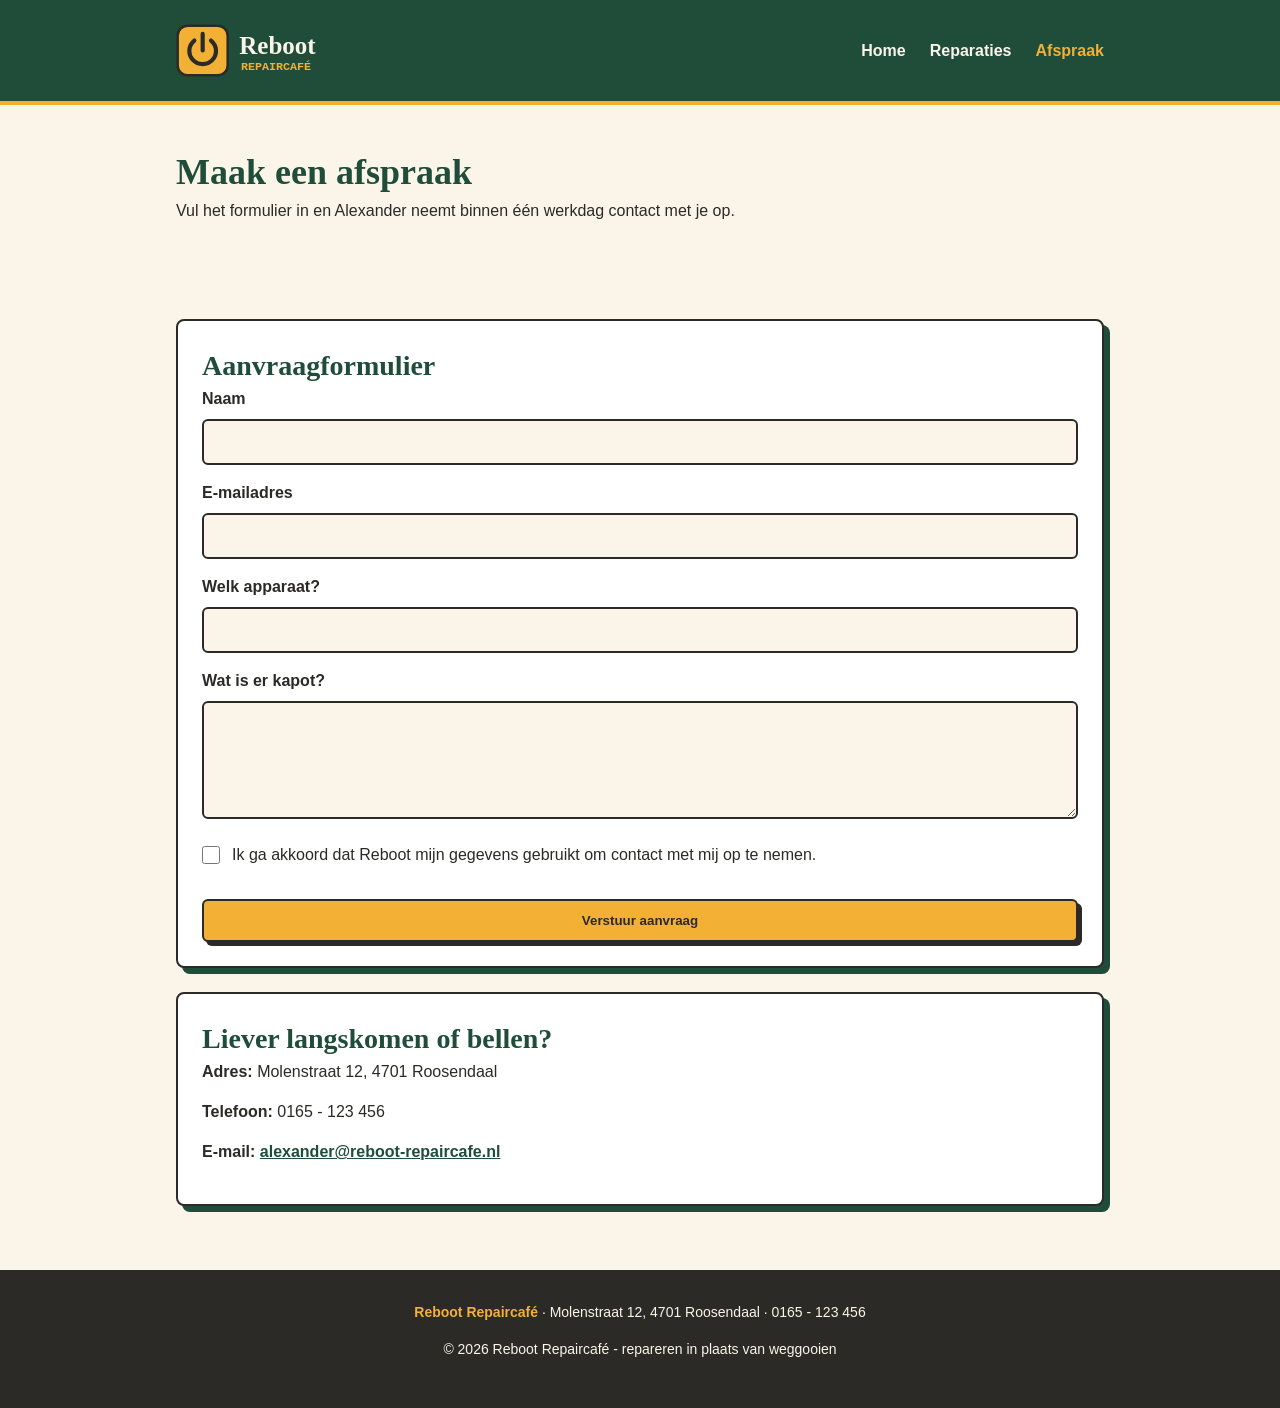
<file: reboot-repaircafe/afspraak.html>
<!DOCTYPE html>
<html lang="nl">
<head>
    <meta charset="UTF-8">
    <meta name="viewport" content="width=device-width, initial-scale=1.0">
    <title>Reboot Repaircafé - Afspraak Maken</title>
    <link rel="stylesheet" href="style.css">
    <link rel="icon" type="image/png" href="./afbeeldingen/tablad-logo.png">
</head>
<body>

    <header>
        <div class="container">
            <img src="./afbeeldingen/logo.svg" alt="Reboot Repaircafé Logo">
            <nav>
                <a href="index.html">Home</a>
                <a href="reparaties.html">Reparaties</a>
                <a href="afspraak.html" class="actief">Afspraak</a>
            </nav>
        </div>
    </header>

    <main>
        <section id="paginatitel">
            <div class="container">
                <h1>Maak een afspraak</h1>
                <p>Vul het formulier in en Alexander neemt binnen één werkdag contact met je op.</p>
            </div>
        </section>

        <section id="formulier-sectie">
            <div class="container">
                <div class="kaart">
                    <h2>Aanvraagformulier</h2>
                    <form action="#" method="POST">
                        <div>
                            <label for="naam">Naam</label>
                            <input type="text" id="naam" name="naam" required>
                        </div>

                        <div>
                            <label for="email">E-mailadres</label>
                            <input type="email" id="email" name="email" required>
                        </div>

                        <div>
                            <label for="apparaat">Welk apparaat?</label>
                            <input type="text" id="apparaat" name="apparaat" required>
                        </div>

                        <div>
                            <label for="kapot">Wat is er kapot?</label>
                            <textarea id="kapot" name="kapot" rows="5" required></textarea>
                        </div>

                        <div class="checkbox-container">
                            <input type="checkbox" id="akkoord" name="akkoord" required>
                            <label for="akkoord" style="font-weight: normal;">Ik ga akkoord dat Reboot mijn gegevens gebruikt om contact met mij op te nemen.</label>
                        </div>

                        <button type="submit" class="knop">Verstuur aanvraag</button>
                    </form>
                </div>

                <div class="kaart">
                    <h2>Liever langskomen of bellen?</h2>
                    <p><strong>Adres:</strong> Molenstraat 12, 4701 Roosendaal</p>
                    <p><strong>Telefoon:</strong> 0165 - 123 456</p>
                    <p><strong>E-mail:</strong> <a href="mailto:alexander@reboot-repaircafe.nl" style="color: #1F4D3A; font-weight: bold;">alexander@reboot-repaircafe.nl</a></p>
                </div>
            </div>
        </section>
    </main>

    <footer>
        <div class="container">
            <p><strong>Reboot Repaircafé</strong> &middot; Molenstraat 12, 4701 Roosendaal &middot; 0165 - 123 456</p>
            <p>&copy; 2026 Reboot Repaircafé - repareren in plaats van weggooien</p>
        </div>
    </footer>

</body>
</html>
</file>
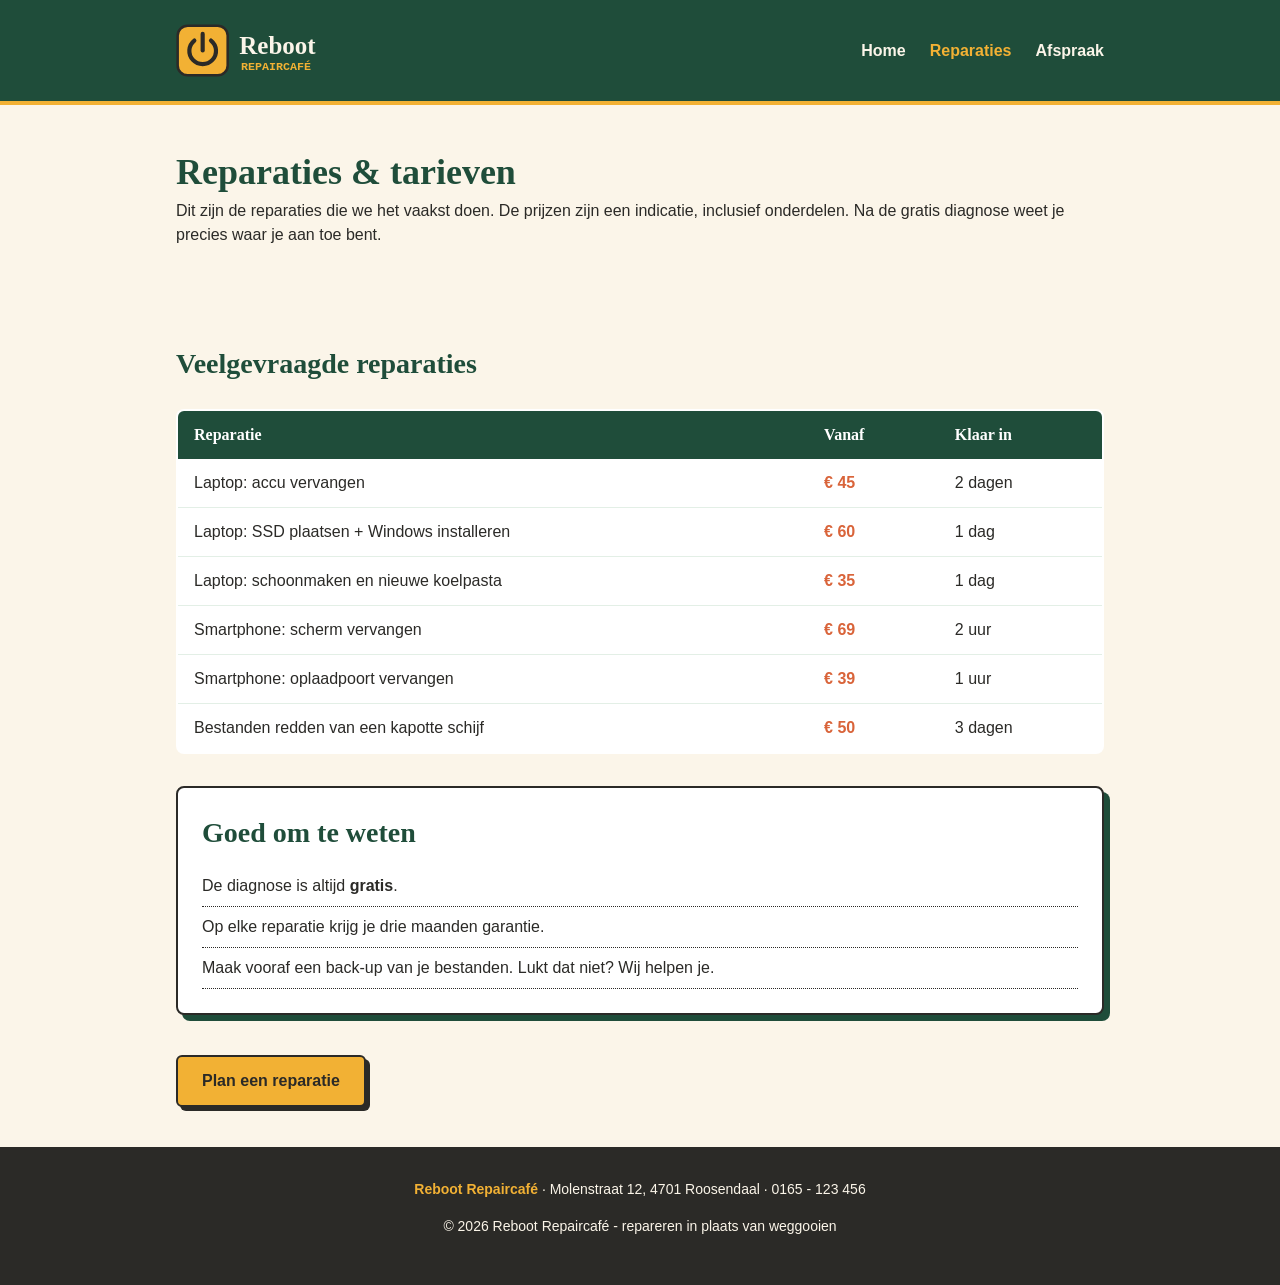
<file: reboot-repaircafe/reparaties.html>
<!DOCTYPE html>
<html lang="nl">
<head>
    <meta charset="UTF-8">
    <meta name="viewport" content="width=device-width, initial-scale=1.0">
    <title>Reboot Repaircafé - Reparaties & Tarieven</title>
    <link rel="stylesheet" href="style.css">
    <link rel="icon" type="image/png" href="./afbeeldingen/tablad-logo.png">
</head>
<body>

    <header>
        <div class="container">
            <img src="./afbeeldingen/logo.svg" alt="Reboot Repaircafé Logo">
            <nav>
                <a href="index.html">Home</a>
                <a href="reparaties.html" class="actief">Reparaties</a>
                <a href="afspraak.html">Afspraak</a>
            </nav>
        </div>
    </header>

    <main>
        <section id="paginatitel">
            <div class="container">
                <h1>Reparaties & tarieven</h1>
                <p>Dit zijn de reparaties die we het vaakst doen. De prijzen zijn een indicatie, inclusief onderdelen. Na de gratis diagnose weet je precies waar je aan toe bent.</p>
            </div>
        </section>

        <section id="tarieven">
            <div class="container">
                <h2>Veelgevraagde reparaties</h2>
                <table>
                    <thead>
                        <tr>
                            <th>Reparatie</th>
                            <th>Vanaf</th>
                            <th>Klaar in</th>
                        </tr>
                    </thead>
                    <tbody>
                        <tr>
                            <td>Laptop: accu vervangen</td>
                            <td>&euro; 45</td>
                            <td>2 dagen</td>
                        </tr>
                        <tr>
                            <td>Laptop: SSD plaatsen + Windows installeren</td>
                            <td>&euro; 60</td>
                            <td>1 dag</td>
                        </tr>
                        <tr>
                            <td>Laptop: schoonmaken en nieuwe koelpasta</td>
                            <td>&euro; 35</td>
                            <td>1 dag</td>
                        </tr>
                        <tr>
                            <td>Smartphone: scherm vervangen</td>
                            <td>&euro; 69</td>
                            <td>2 uur</td>
                        </tr>
                        <tr>
                            <td>Smartphone: oplaadpoort vervangen</td>
                            <td>&euro; 39</td>
                            <td>1 uur</td>
                        </tr>
                        <tr>
                            <td>Bestanden redden van een kapotte schijf</td>
                            <td>&euro; 50</td>
                            <td>3 dagen</td>
                        </tr>
                    </tbody>
                </table>

                <div class="kaart" style="margin-top: 32px;">
                    <h2>Goed om te weten</h2>
                    <ul>
                        <li>De diagnose is altijd <strong>gratis</strong>.</li>
                        <li>Op elke reparatie krijg je drie maanden garantie.</li>
                        <li>Maak vooraf een back-up van je bestanden. Lukt dat niet? Wij helpen je.</li>
                    </ul>
                </div>

                <a href="afspraak.html" class="knop">Plan een reparatie</a>
            </div>
        </section>
    </main>

    <footer>
        <div class="container">
            <p><strong>Reboot Repaircafé</strong> &middot; Molenstraat 12, 4701 Roosendaal &middot; 0165 - 123 456</p>
            <p>&copy; 2026 Reboot Repaircafé - repareren in plaats van weggooien</p>
        </div>
    </footer>

</body>
</html>
</file>
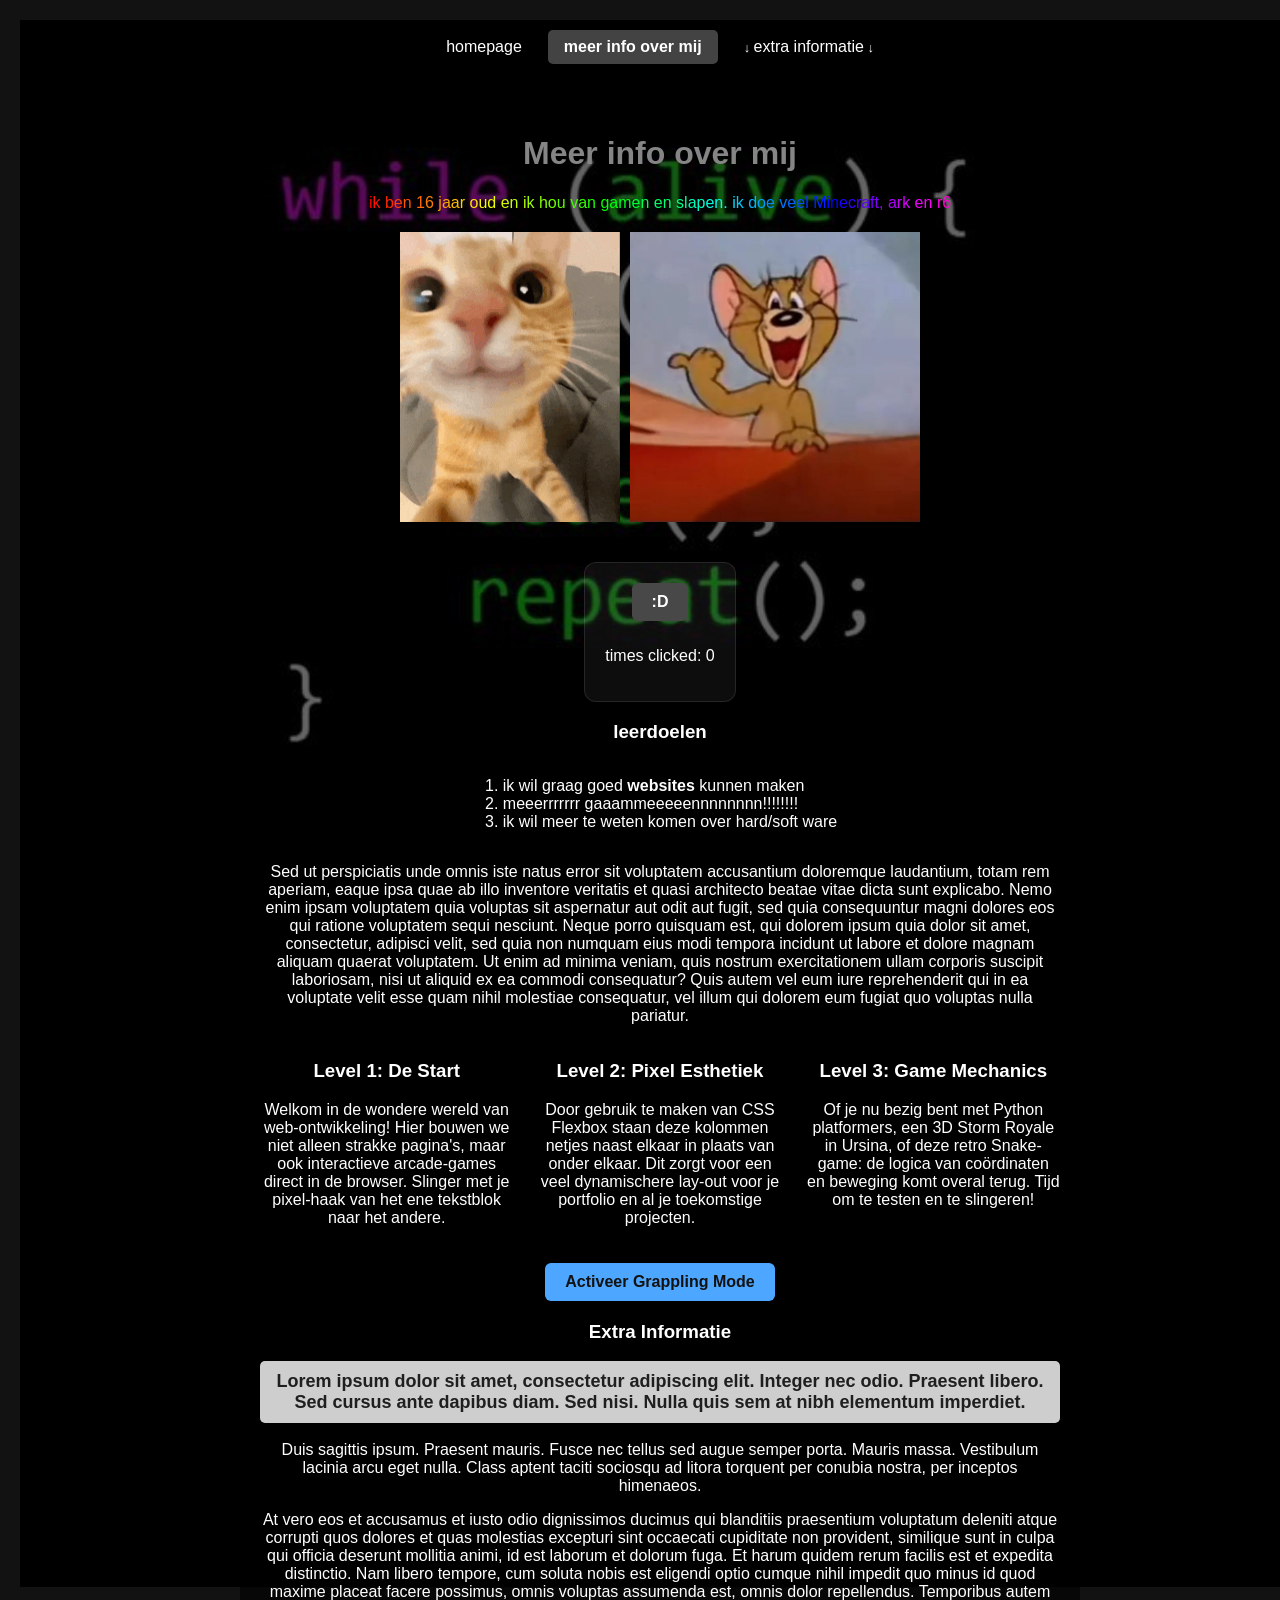
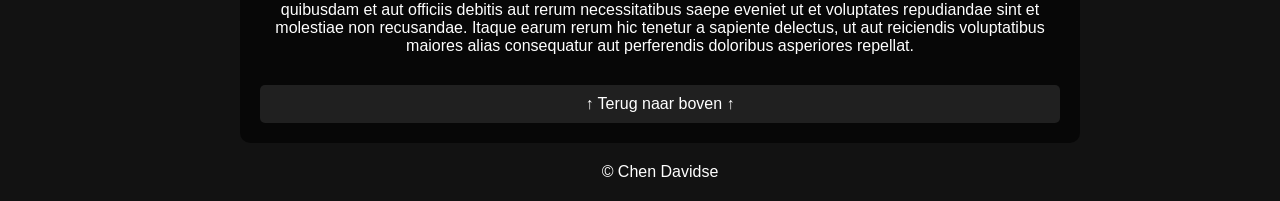
<file: school/over-mij.html>
<!doctype html>
<html lang="nl">
    <head>
        <meta charset="UTF-8" />
        <title>meer info over mij</title>
        <link rel="stylesheet" href="style.css" />
        <script src="script.js" defer></script>
    </head>
    <body class="slide-right">
        <!-- Header element bovenaan de pagina -->
        <header>
            <!-- Nav element met navigatielinks -->
            <nav>
                <ul>
                    <li><a href="index.html">homepage</a></li>
                    <li><a class="active" href="over-mij.html">meer info over mij</a></li>
                    <!-- Link direct naar de Lorem Ipsum sectie -->
                    <li><a class="scroll-link" href="#lorem-tekst">extra informatie</a></li>
                </ul>
            </nav>
        </header>
        <!-- Main element om de hoofdinhoud heen -->
        <main>
            <h1>Meer info over mij</h1>
            <!-- Section element binnen main met id-attribuut -->
            <section id="meer-info">
                <!-- Regenboogtekst -->
                <p>
                    <span style="color: #ff0000">i</span><span style="color: #ff1500">k</span>
                    <span style="color: #ff2a00">b</span><span style="color: #ff3f00">e</span
                    ><span style="color: #ff5400">n</span> <span style="color: #ff6900">1</span
                    ><span style="color: #ff7e00">6</span> <span style="color: #ff9300">j</span
                    ><span style="color: #ffa800">a</span><span style="color: #ffbd00">a</span
                    ><span style="color: #ffd200">r</span> <span style="color: #ffe700">o</span
                    ><span style="color: #fffc00">u</span><span style="color: #eeff00">d</span>
                    <span style="color: #d9ff00">e</span><span style="color: #c4ff00">n</span>
                    <span style="color: #afff00">i</span><span style="color: #9aff00">k</span>
                    <span style="color: #85ff00">h</span><span style="color: #70ff00">o</span
                    ><span style="color: #5bff00">u</span> <span style="color: #46ff00">v</span
                    ><span style="color: #31ff00">a</span><span style="color: #1cff00">n</span>
                    <span style="color: #07ff00">g</span><span style="color: #00ff0e">a</span
                    ><span style="color: #00ff23">m</span><span style="color: #00ff38">e</span
                    ><span style="color: #00ff4d">n</span> <span style="color: #00ff62">e</span
                    ><span style="color: #00ff77">n</span> <span style="color: #00ff8c">s</span
                    ><span style="color: #00ffa1">l</span><span style="color: #00ffb6">a</span
                    ><span style="color: #00ffcb">p</span><span style="color: #00ffe0">e</span
                    ><span style="color: #00fff5">n</span><span style="color: #00f5ff">.</span>
                    <span style="color: #00e0ff">i</span><span style="color: #00cbff">k</span>
                    <span style="color: #00b6ff">d</span><span style="color: #00a1ff">o</span
                    ><span style="color: #008cff">e</span> <span style="color: #0077ff">v</span
                    ><span style="color: #0062ff">e</span><span style="color: #004dff">e</span
                    ><span style="color: #0038ff">l</span> <span style="color: #0023ff">M</span
                    ><span style="color: #000eff">i</span><span style="color: #0700ff">n</span
                    ><span style="color: #1c00ff">e</span><span style="color: #3100ff">c</span
                    ><span style="color: #4600ff">r</span><span style="color: #5b00ff">a</span
                    ><span style="color: #7000ff">f</span><span style="color: #8500ff">t</span
                    ><span style="color: #9a00ff">,</span> <span style="color: #af00ff">a</span
                    ><span style="color: #c400ff">r</span><span style="color: #d900ff">k</span>
                    <span style="color: #ee00ff">e</span><span style="color: #ff00fc">n</span>
                    <span style="color: #ff00e7">r</span><span style="color: #ff00d2">6</span>
                </p>
                <div class="image-container" style="display: flex; gap: 10px">
                    <img src="images/happycat.jpeg" width="220" height="290" alt="Happy Cat" />
                    <img src="images/jerrygetaloadofthis.jpeg" width="290" height="290" alt="jerry pointing" />
                </div>
                <div class="counter-container">
                    <button id="click-btn">:D</button>
                    <p>times clicked: <span id="counter-value">0</span></p>
                </div>
                <h3>leerdoelen</h3>
                <ol>
                    <li>ik wil graag goed <strong>websites</strong> kunnen maken</li>
                    <li>meeerrrrrrr gaaammeeeeennnnnnnn!!!!!!!!</li>
                    <li>ik wil meer te weten komen over hard/soft ware</li>
                </ol>
                <div>
                    <p>
                        Sed ut perspiciatis unde omnis iste natus error sit voluptatem accusantium doloremque
                        laudantium, totam rem aperiam, eaque ipsa quae ab illo inventore veritatis et quasi architecto
                        beatae vitae dicta sunt explicabo. Nemo enim ipsam voluptatem quia voluptas sit aspernatur aut
                        odit aut fugit, sed quia consequuntur magni dolores eos qui ratione voluptatem sequi nesciunt.
                        Neque porro quisquam est, qui dolorem ipsum quia dolor sit amet, consectetur, adipisci velit,
                        sed quia non numquam eius modi tempora incidunt ut labore et dolore magnam aliquam quaerat
                        voluptatem. Ut enim ad minima veniam, quis nostrum exercitationem ullam corporis suscipit
                        laboriosam, nisi ut aliquid ex ea commodi consequatur? Quis autem vel eum iure reprehenderit qui
                        in ea voluptate velit esse quam nihil molestiae consequatur, vel illum qui dolorem eum fugiat
                        quo voluptas nulla pariatur.
                    </p>
                </div>
                <div class="tekst-rij">
                    <div class="tekst-kolom">
                        <h3>Level 1: De Start</h3>
                        <p>
                            Welkom in de wondere wereld van web-ontwikkeling! Hier bouwen we niet alleen strakke
                            pagina's, maar ook interactieve arcade-games direct in de browser. Slinger met je pixel-haak
                            van het ene tekstblok naar het andere.
                        </p>
                    </div>

                    <div class="tekst-kolom">
                        <h3>Level 2: Pixel Esthetiek</h3>
                        <p>
                            Door gebruik te maken van CSS Flexbox staan deze kolommen netjes naast elkaar in plaats van
                            onder elkaar. Dit zorgt voor een veel dynamischere lay-out voor je portfolio en al je
                            toekomstige projecten.
                        </p>
                    </div>

                    <div class="tekst-kolom">
                        <h3>Level 3: Game Mechanics</h3>
                        <p>
                            Of je nu bezig bent met Python platformers, een 3D Storm Royale in Ursina, of deze retro
                            Snake-game: de logica van coördinaten en beweging komt overal terug. Tijd om te testen en te
                            slingeren!
                        </p>
                    </div>
                </div>
                <div style="text-align: center; margin: 20px 0">
                    <button
                        id="grapple-mode-btn"
                        style="
                            background-color: #4da6ff;
                            color: #121212;
                            border: none;
                            padding: 10px 20px;
                            border-radius: 6px;
                            font-size: 1rem;
                            font-weight: bold;
                            cursor: pointer;
                        "
                    >
                        Activeer Grappling Mode
                    </button>
                </div>
                <!-- Hier start de Lorem Ipsum-sectie met het id "lorem-tekst" -->
                <div id="lorem-tekst">
                    <h3>Extra Informatie</h3>
                    <p class="intro">
                        Lorem ipsum dolor sit amet, consectetur adipiscing elit. Integer nec odio. Praesent libero. Sed
                        cursus ante dapibus diam. Sed nisi. Nulla quis sem at nibh elementum imperdiet.
                    </p>
                    <p>
                        Duis sagittis ipsum. Praesent mauris. Fusce nec tellus sed augue semper porta. Mauris massa.
                        Vestibulum lacinia arcu eget nulla. Class aptent taciti sociosqu ad litora torquent per conubia
                        nostra, per inceptos himenaeos.
                    </p>
                    <p>
                        At vero eos et accusamus et iusto odio dignissimos ducimus qui blanditiis praesentium voluptatum
                        deleniti atque corrupti quos dolores et quas molestias excepturi sint occaecati cupiditate non
                        provident, similique sunt in culpa qui officia deserunt mollitia animi, id est laborum et
                        dolorum fuga. Et harum quidem rerum facilis est et expedita distinctio. Nam libero tempore, cum
                        soluta nobis est eligendi optio cumque nihil impedit quo minus id quod maxime placeat facere
                        possimus, omnis voluptas assumenda est, omnis dolor repellendus. Temporibus autem quibusdam et
                        aut officiis debitis aut rerum necessitatibus saepe eveniet ut et voluptates repudiandae sint et
                        molestiae non recusandae. Itaque earum rerum hic tenetur a sapiente delectus, ut aut reiciendis
                        voluptatibus maiores alias consequatur aut perferendis doloribus asperiores repellat.
                    </p>
                </div>
            </section>
            <a href="#top" class="back-to-top">↑ Terug naar boven ↑</a>
        </main>
        <script>
            document.addEventListener("DOMContentLoaded", () => {
                let count = 0;

                const btn = document.getElementById("click-btn");
                const countDisplay = document.getElementById("counter-value"); // Aangepast naar jouw HTML ID!

                if (btn && countDisplay) {
                    btn.addEventListener("click", () => {
                        count++;
                        countDisplay.textContent = count;
                    });
                }
            });
        </script>
        <!-- Footer element onderaan de pagina -->
        <footer>
            <p>&copy; Chen Davidse</p>
        </footer>
    </body>
</html>
</file>
<file: personal website/style.css>
/* Zet dit bovenaan je style.css */
html {
    background-color: #121212; /* Donkere achtergrondkleur voorkomt de witte flits */
    scroll-behavior: smooth;
}

body {
    background-color: #121212; /* Match met de html achtergrond */
    margin: 0;
    padding: 0;
    width: 100%;
    min-height: 100vh;
    overflow-x: hidden;

    text-align: center;

    background-image: url("images/coding.jpg");
    background-size: cover;
    background-repeat: no-repeat;
    background-attachment: fixed;
    background-position: 75% center;

    color: #ffffff;
    font-family: Arial, sans-serif;
    margin: 20px;
}

/* ========================================== */
/* STYLING VOOR DE NAVIGATIEBALK */
/* ========================================== */

/* Basisstijl van de navigatiebalk */
nav {
    background-color: rgba(0, 0, 0, 0.4);
    padding: 10px;
    border-radius: 8px;
    display: inline-block;
}

/* Verwijder stippen en zet lijstitems naast elkaar */
nav ul {
    list-style: none;
    margin: 0;
    padding: 0;
    display: flex;
    gap: 10px;
    align-items: center;
}

/* Maak van elk lijstitem en link een net blokje */
nav li {
    margin: 0;
}

nav a {
    color: #ffffff;
    text-decoration: none;
    padding: 8px 16px;
    border-radius: 5px;
    display: inline-block; /* Voorkomt overlap met andere regels */
    transition: background-color 0.3s ease;
}

/* Het blokje op de actieve pagina */
nav a.active {
    background-color: #434343;
    font-weight: bold;
}

/* Hover-effect voor overige links */
nav a:hover:not(.active) {
    background-color: rgba(255, 255, 255, 0.2);
}
/* ========================================== */

/* Het donkere half-transparante vak rondom je content */
main {
    background-color: rgba(0, 0, 0, 0.6);
    padding: 20px;
    border-radius: 10px;
    max-width: 800px;
    margin: 20px auto;
}

/* Kleur op het h1-element */
h1 {
    color: #858585;
}

/* Stijlregel voor de class intro */
.intro {
    font-size: 18px;
    font-weight: bold;
    color: #1f1f1f;
    background-color: #cecece;
    padding: 10px;
    border-radius: 5px;
}
/* Pijltje VÓÓR de tekst */
nav a.scroll-link::before {
    content: "↓ ";
    font-size: 0.8em;
}

/* Pijltje ACHTER de tekst */
nav a.scroll-link::after {
    content: " ↓";
    font-size: 0.8em;
}
/* Zorgt voor een vloeiende scroll-beweging naar boven */
html {
    scroll-behavior: smooth;
}

/* Stijl voor de terug naar boven-knop */
.back-to-top {
    display: block;
    text-align: center;
    margin-top: 30px;
    padding: 10px 15px;
    color: #ffffff;
    background-color: rgba(255, 255, 255, 0.1);
    text-decoration: none;
    border-radius: 5px;
    transition: background-color 0.3s ease;
}

.back-to-top:hover {
    background-color: rgba(255, 255, 255, 0.25);
}
/* Animatie 1: Komt van links */
@keyframes slideFromLeft {
    from {
        opacity: 0;
        transform: translateX(-30px);
    }
    to {
        opacity: 1;
        transform: translateX(0);
    }
}

/* Animatie 2: Komt van rechts */
@keyframes slideFromRight {
    from {
        opacity: 0;
        transform: translateX(30px);
    }
    to {
        opacity: 1;
        transform: translateX(0);
    }
}

/* Pas de animatie toe op basis van de class op de body */
body.slide-left {
    animation: slideFromLeft 0.5s ease-out;
}

body.slide-right {
    animation: slideFromRight 0.5s ease-out;
}
.counter-container {
    margin-top: 20px;
    padding: 20px;
    background: rgba(255, 255, 255, 0.05);
    border: 1px solid rgba(255, 255, 255, 0.1);
    border-radius: 12px;
    display: inline-block;
    text-align: center;
}

.counter-container h3 {
    margin-bottom: 10px;
    font-size: 1.1rem;
}

#click-btn {
    background-color: #484848;
    color: white;
    border: none;
    padding: 10px 20px;
    border-radius: 6px;
    font-size: 1rem;
    font-weight: bold;
    cursor: pointer;
    transition:
        background-color 0.2s ease,
        transform 0.1s ease;
    margin-bottom: 10px;
}

#click-btn:hover {
    background-color: #5d5d5d;
}

#click-btn:active {
    transform: scale(0.95); /* Doet de knop heel even inkrimpen als je klikt */
}
/* Zorg dat lijsten netjes links uitgelijnd zijn voor de tekst, maar het blok zelf in het midden staat */
ul,
ol {
    display: inline-block;
    text-align: left;
    margin-left: auto;
    margin-right: auto;
    padding-left: 20px; /* Zorgt dat de bolletjes netjes binnen het blok vallen */
}
.image-container {
    display: flex;
    justify-content: center; /* Centreert de afbeeldingen horizontaal in het midden */
    gap: 10px; /* Houdt de ruimte tussen de katten netjes */
    margin: 20px auto; /* Zorgt voor wat ruimte boven/onder en centreert het blok */
}
.game-container {
    background: rgba(255, 255, 255, 0.05);
    padding: 20px;
    border-radius: 12px;
    margin: 20px auto;
    max-width: 350px;
    border: 1px solid rgba(255, 255, 255, 0.1);
    text-align: center;
}

#snakeCanvas {
    background-color: #121212;
    border: 2px solid #4da6ff;
    border-radius: 0px;
    display: block;
    margin: 10px auto;
}

#snake-score {
    font-weight: bold;
    color: #4da6ff;
}
body {
    /* Vervang 'images/cursor.png' door jouw eigen bestandstip */
    cursor: url("images/cursor.cur"), auto;
}
/* --- GRAPPLING HOOK MODE STYLING --- */
#grappler-canvas {
    position: fixed;
    top: 0;
    left: 0;
    width: 100vw;
    height: 100vh;
    pointer-events: none; /* Zorgt dat je nog wel door het canvas heen kunt klikken op de normale pagina */
    z-index: 9999;
}

.graple-target-highlight {
    outline: 2px dashed #4da6ff !important;
    background-color: rgba(77, 166, 255, 0.1) !important;
}
.tekst-rij {
    display: flex; /* Zet de elementen automatisch naast elkaar */
    gap: 20px; /* Bepaalt de ruimte tussen de blokken */
    justify-content: center; /* Centreert de blokken horizontaal */
    flex-wrap: wrap; /* Zorgt ervoor dat ze op kleine schermen (zoals mobiel) wel netjes onder elkaar springen */
}

.tekst-kolom {
    flex: 1; /* Zorgt dat ze even breed worden verdeeld */
    min-width: 250px; /* Voorkomt dat ze te smal worden op kleine schermen */
}
</file>
<file: reboot-repaircafe/style.css>
* {
    box-sizing: border-box;
    margin: 0;
    padding: 0;
}

body {
    font-family: Verdana, Arial, sans-serif;
    color: #2B2A27;
    background-color: #FBF5E9;
    line-height: 1.5;
    font-size: 16px;
}

.container {
    width: 100%;
    max-width: 960px;
    margin: 0 auto;
    padding: 0 16px;
}

img {
    max-width: 100%;
    height: auto;
    display: block;
}

.midden-afbeelding {
    display: block;
    margin: 0 auto 24px auto;
}

h1, h2, h3 {
    font-family: Georgia, "Times New Roman", serif;
    color: #1F4D3A;
    font-weight: bold;
}

h1 {
    font-size: 36px;
}

h2 {
    font-size: 28px;
}

h3 {
    font-size: 20px;
}

p {
    margin-bottom: 16px;
}

header {
    background-color: #1F4D3A;
    padding: 24px 0;
    border-bottom: 4px solid #F2B134;
}

header .container {
    display: flex;
    flex-direction: column;
    align-items: flex-start;
    gap: 16px;
}

header img {
    width: 200px;
}

nav {
    display: flex;
    flex-wrap: wrap;
    gap: 24px;
}

nav a {
    font-family: Verdana, Arial, sans-serif;
    font-size: 16px;
    font-weight: bold;
    color: #FBF5E9;
    text-decoration: none;
}

nav a:hover {
    text-decoration: underline;
}

nav a.actief {
    color: #F2B134;
}

#hero {
    background-color: #E3EFE6;
    padding: 40px 0;
    text-align: center;
}

#hero p {
    font-size: 18px;
    color: #2B2A27;
}

section {
    padding: 40px 0;
}

.kaart {
    background-color: #FFFFFF;
    padding: 24px;
    margin-bottom: 24px;
    border: 2px solid #2B2A27;
    border-radius: 8px;
    box-shadow: 6px 6px 0 #1F4D3A;
}

.kaarten-grid {
    display: flex;
    flex-direction: column;
    gap: 24px;
    margin-top: 24px;
}

.label, .stap-label {
    display: inline-block;
    font-family: "Courier New", monospace;
    font-size: 14px;
    font-weight: bold;
    color: #FFFFFF;
    background-color: #D9643A;
    padding: 4px 8px;
    border-radius: 4px;
    margin-bottom: 12px;
}

.rond-portret {
    width: 160px;
    height: 160px;
    border-radius: 50%;
    border: 4px solid #1F4D3A;
    object-fit: cover;
    margin: 0 0 24px 0;
}

.knop {
    display: inline-block;
    background-color: #F2B134;
    color: #2B2A27;
    font-family: Verdana, Arial, sans-serif;
    font-weight: bold;
    text-decoration: none;
    padding: 12px 24px;
    border: 2px solid #2B2A27;
    border-radius: 6px;
    box-shadow: 4px 4px 0 #2B2A27;
    cursor: pointer;
    margin-top: 16px;
    text-align: center;
}

.knop:hover {
    background-color: #e09f22;
}

table {
    width: 100%;
    border-collapse: collapse;
    background-color: #FFFFFF;
    margin: 24px 0;
    border: 2px solid #1F4D3A;
    border-radius: 8px;
    overflow: hidden;
}

th, td {
    padding: 12px 16px;
    text-align: left;
}

th {
    background-color: #1F4D3A;
    color: #FFFFFF;
    font-family: Georgia, serif;
}

td {
    border-bottom: 1px solid #E3EFE6;
    color: #2B2A27;
}

td:nth-child(2) {
    font-weight: bold;
    color: #D9643A;
}

form {
    display: flex;
    flex-direction: column;
    gap: 16px;
}

form div {
    display: flex;
    flex-direction: column;
    gap: 8px;
}

label {
    font-weight: bold;
    color: #2B2A27;
}

input[type="text"],
input[type="email"],
textarea {
    width: 100%;
    padding: 12px;
    background-color: #FBF5E9;
    border: 2px solid #2B2A27;
    border-radius: 6px;
    font-family: Verdana, Arial, sans-serif;
    font-size: 16px;
    color: #2B2A27;
}

.checkbox-container {
    flex-direction: row !important;
    align-items: center;
    gap: 12px;
    margin-top: 8px;
}

input[type="checkbox"] {
    width: 18px;
    height: 18px;
    accent-color: #1F4D3A;
}

ul {
    list-style: none;
    margin-top: 12px;
}

ul li {
    padding: 8px 0;
    border-bottom: 1px dotted #2B2A27;
}

footer {
    background-color: #2B2A27;
    color: #FBF5E9;
    padding: 32px 0;
    text-align: center;
    font-size: 14px;
}

footer strong {
    color: #F2B134;
}

@media (min-width: 768px) {
    header .container {
        flex-direction: row;
        justify-content: space-between;
        align-items: center;
    }

    .kaarten-grid {
        display: grid;
        grid-template-columns: repeat(3, 1fr);
        gap: 24px;
    }
}
</file>
<file: school/style.css>
/* Zet dit bovenaan je style.css */
html {
    background-color: #121212; /* Donkere achtergrondkleur voorkomt de witte flits */
    scroll-behavior: smooth;
}

body {
    background-color: #121212; /* Match met de html achtergrond */
    margin: 0;
    padding: 0;
    width: 100%;
    min-height: 100vh;
    overflow-x: hidden;

    text-align: center;

    background-image: url("images/coding.jpg");
    background-size: cover;
    background-repeat: no-repeat;
    background-attachment: fixed;
    background-position: 75% center;

    color: #ffffff;
    font-family: Arial, sans-serif;
    margin: 20px;
}

/* ========================================== */
/* STYLING VOOR DE NAVIGATIEBALK */
/* ========================================== */

/* Basisstijl van de navigatiebalk */
nav {
    background-color: rgba(0, 0, 0, 0.4);
    padding: 10px;
    border-radius: 8px;
    display: inline-block;
}

/* Verwijder stippen en zet lijstitems naast elkaar */
nav ul {
    list-style: none;
    margin: 0;
    padding: 0;
    display: flex;
    gap: 10px;
    align-items: center;
}

/* Maak van elk lijstitem en link een net blokje */
nav li {
    margin: 0;
}

nav a {
    color: #ffffff;
    text-decoration: none;
    padding: 8px 16px;
    border-radius: 5px;
    display: inline-block; /* Voorkomt overlap met andere regels */
    transition: background-color 0.3s ease;
}

/* Het blokje op de actieve pagina */
nav a.active {
    background-color: #434343;
    font-weight: bold;
}

/* Hover-effect voor overige links */
nav a:hover:not(.active) {
    background-color: rgba(255, 255, 255, 0.2);
}
/* ========================================== */

/* Het donkere half-transparante vak rondom je content */
main {
    background-color: rgba(0, 0, 0, 0.6);
    padding: 20px;
    border-radius: 10px;
    max-width: 800px;
    margin: 20px auto;
}

/* Kleur op het h1-element */
h1 {
    color: #858585;
}

/* Stijlregel voor de class intro */
.intro {
    font-size: 18px;
    font-weight: bold;
    color: #1f1f1f;
    background-color: #cecece;
    padding: 10px;
    border-radius: 5px;
}
/* Pijltje VÓÓR de tekst */
nav a.scroll-link::before {
    content: "↓ ";
    font-size: 0.8em;
}

/* Pijltje ACHTER de tekst */
nav a.scroll-link::after {
    content: " ↓";
    font-size: 0.8em;
}
/* Zorgt voor een vloeiende scroll-beweging naar boven */
html {
    scroll-behavior: smooth;
}

/* Stijl voor de terug naar boven-knop */
.back-to-top {
    display: block;
    text-align: center;
    margin-top: 30px;
    padding: 10px 15px;
    color: #ffffff;
    background-color: rgba(255, 255, 255, 0.1);
    text-decoration: none;
    border-radius: 5px;
    transition: background-color 0.3s ease;
}

.back-to-top:hover {
    background-color: rgba(255, 255, 255, 0.25);
}
/* Animatie 1: Komt van links */
@keyframes slideFromLeft {
    from {
        opacity: 0;
        transform: translateX(-30px);
    }
    to {
        opacity: 1;
        transform: translateX(0);
    }
}

/* Animatie 2: Komt van rechts */
@keyframes slideFromRight {
    from {
        opacity: 0;
        transform: translateX(30px);
    }
    to {
        opacity: 1;
        transform: translateX(0);
    }
}

/* Pas de animatie toe op basis van de class op de body */
body.slide-left {
    animation: slideFromLeft 0.5s ease-out;
}

body.slide-right {
    animation: slideFromRight 0.5s ease-out;
}
.counter-container {
    margin-top: 20px;
    padding: 20px;
    background: rgba(255, 255, 255, 0.05);
    border: 1px solid rgba(255, 255, 255, 0.1);
    border-radius: 12px;
    display: inline-block;
    text-align: center;
}

.counter-container h3 {
    margin-bottom: 10px;
    font-size: 1.1rem;
}

#click-btn {
    background-color: #484848;
    color: white;
    border: none;
    padding: 10px 20px;
    border-radius: 6px;
    font-size: 1rem;
    font-weight: bold;
    cursor: pointer;
    transition:
        background-color 0.2s ease,
        transform 0.1s ease;
    margin-bottom: 10px;
}

#click-btn:hover {
    background-color: #5d5d5d;
}

#click-btn:active {
    transform: scale(0.95); /* Doet de knop heel even inkrimpen als je klikt */
}
/* Zorg dat lijsten netjes links uitgelijnd zijn voor de tekst, maar het blok zelf in het midden staat */
ul,
ol {
    display: inline-block;
    text-align: left;
    margin-left: auto;
    margin-right: auto;
    padding-left: 20px; /* Zorgt dat de bolletjes netjes binnen het blok vallen */
}
.image-container {
    display: flex;
    justify-content: center; /* Centreert de afbeeldingen horizontaal in het midden */
    gap: 10px; /* Houdt de ruimte tussen de katten netjes */
    margin: 20px auto; /* Zorgt voor wat ruimte boven/onder en centreert het blok */
}
.game-container {
    background: rgba(255, 255, 255, 0.05);
    padding: 20px;
    border-radius: 12px;
    margin: 20px auto;
    max-width: 350px;
    border: 1px solid rgba(255, 255, 255, 0.1);
    text-align: center;
}

#snakeCanvas {
    background-color: #121212;
    border: 2px solid #4da6ff;
    border-radius: 0px;
    display: block;
    margin: 10px auto;
}

#snake-score {
    font-weight: bold;
    color: #4da6ff;
}
body {
    /* Vervang 'images/cursor.png' door jouw eigen bestandstip */
    cursor: url("images/cursor.cur"), auto;
}
/* --- GRAPPLING HOOK MODE STYLING --- */
#grappler-canvas {
    position: fixed;
    top: 0;
    left: 0;
    width: 100vw;
    height: 100vh;
    pointer-events: none; /* Zorgt dat je nog wel door het canvas heen kunt klikken op de normale pagina */
    z-index: 9999;
}

.graple-target-highlight {
    outline: 2px dashed #4da6ff !important;
    background-color: rgba(77, 166, 255, 0.1) !important;
}
.tekst-rij {
    display: flex; /* Zet de elementen automatisch naast elkaar */
    gap: 20px; /* Bepaalt de ruimte tussen de blokken */
    justify-content: center; /* Centreert de blokken horizontaal */
    flex-wrap: wrap; /* Zorgt ervoor dat ze op kleine schermen (zoals mobiel) wel netjes onder elkaar springen */
}

.tekst-kolom {
    flex: 1; /* Zorgt dat ze even breed worden verdeeld */
    min-width: 250px; /* Voorkomt dat ze te smal worden op kleine schermen */
}
</file>
